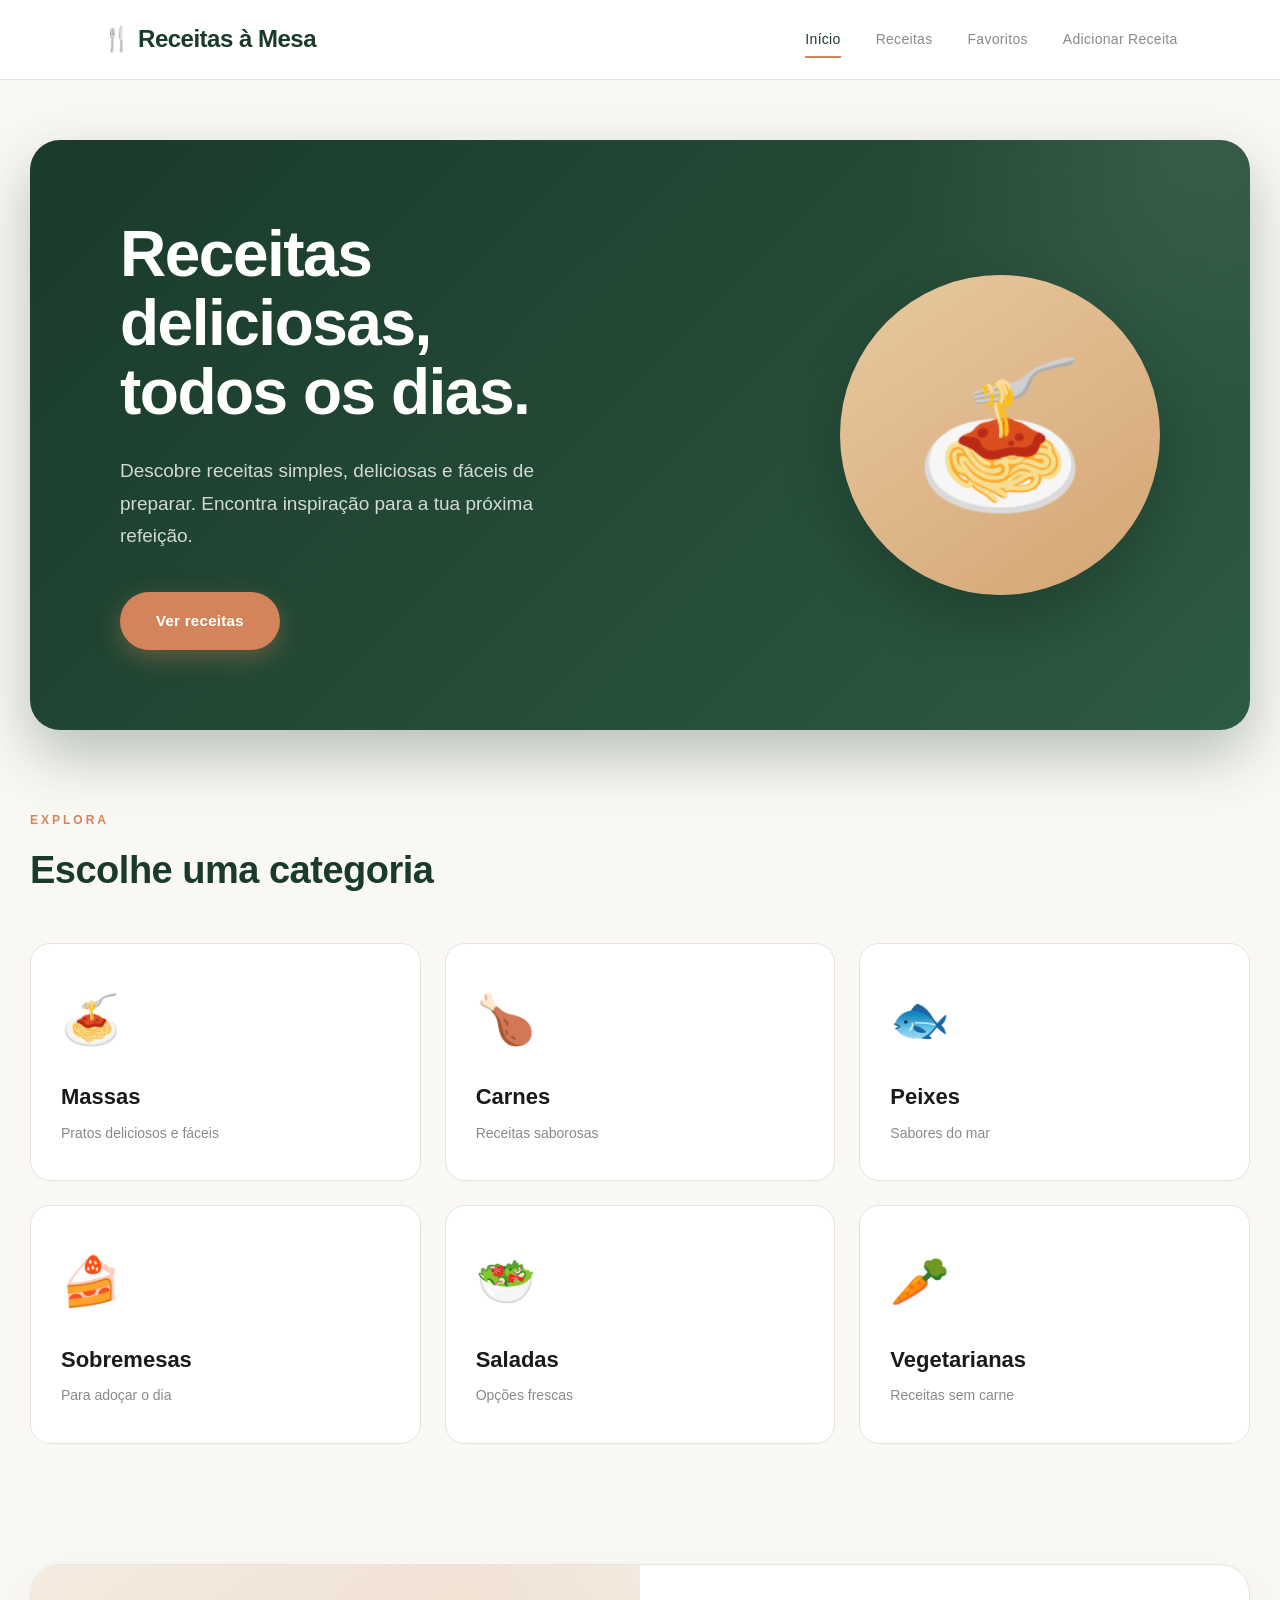
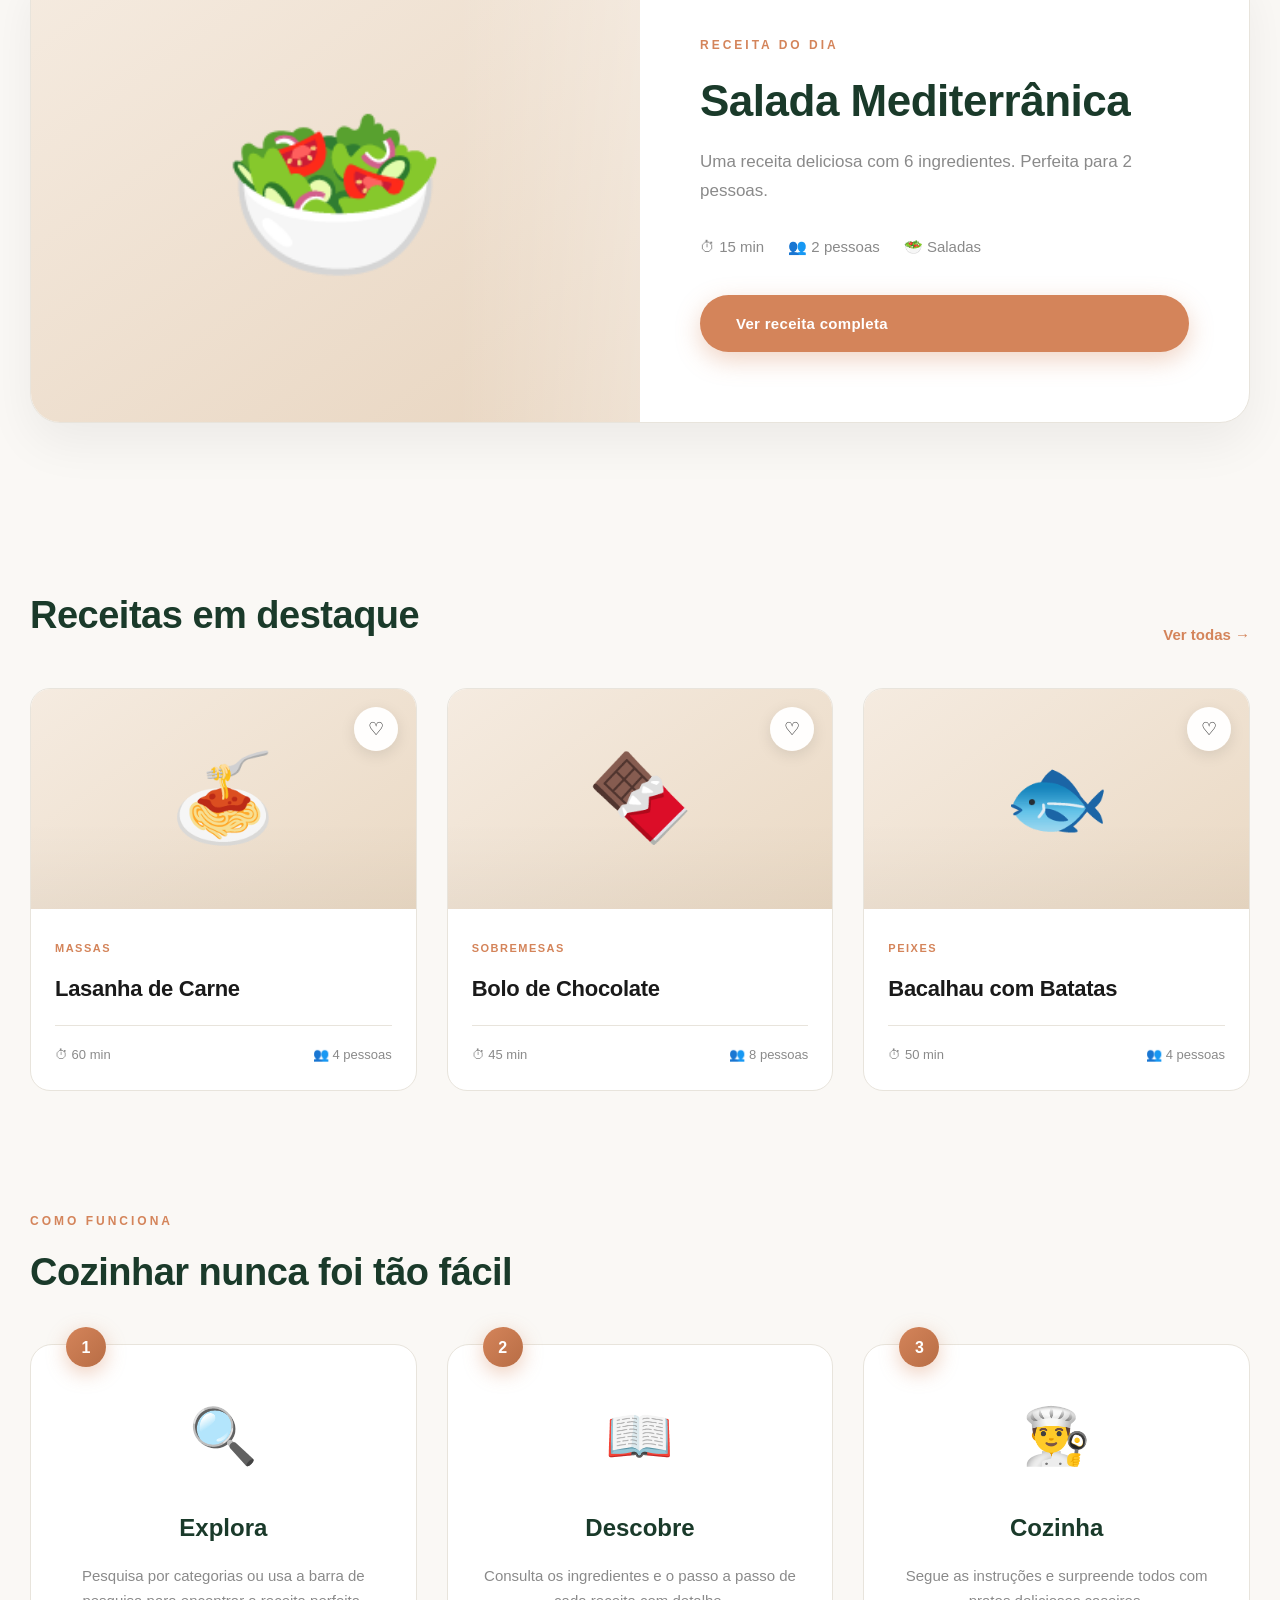
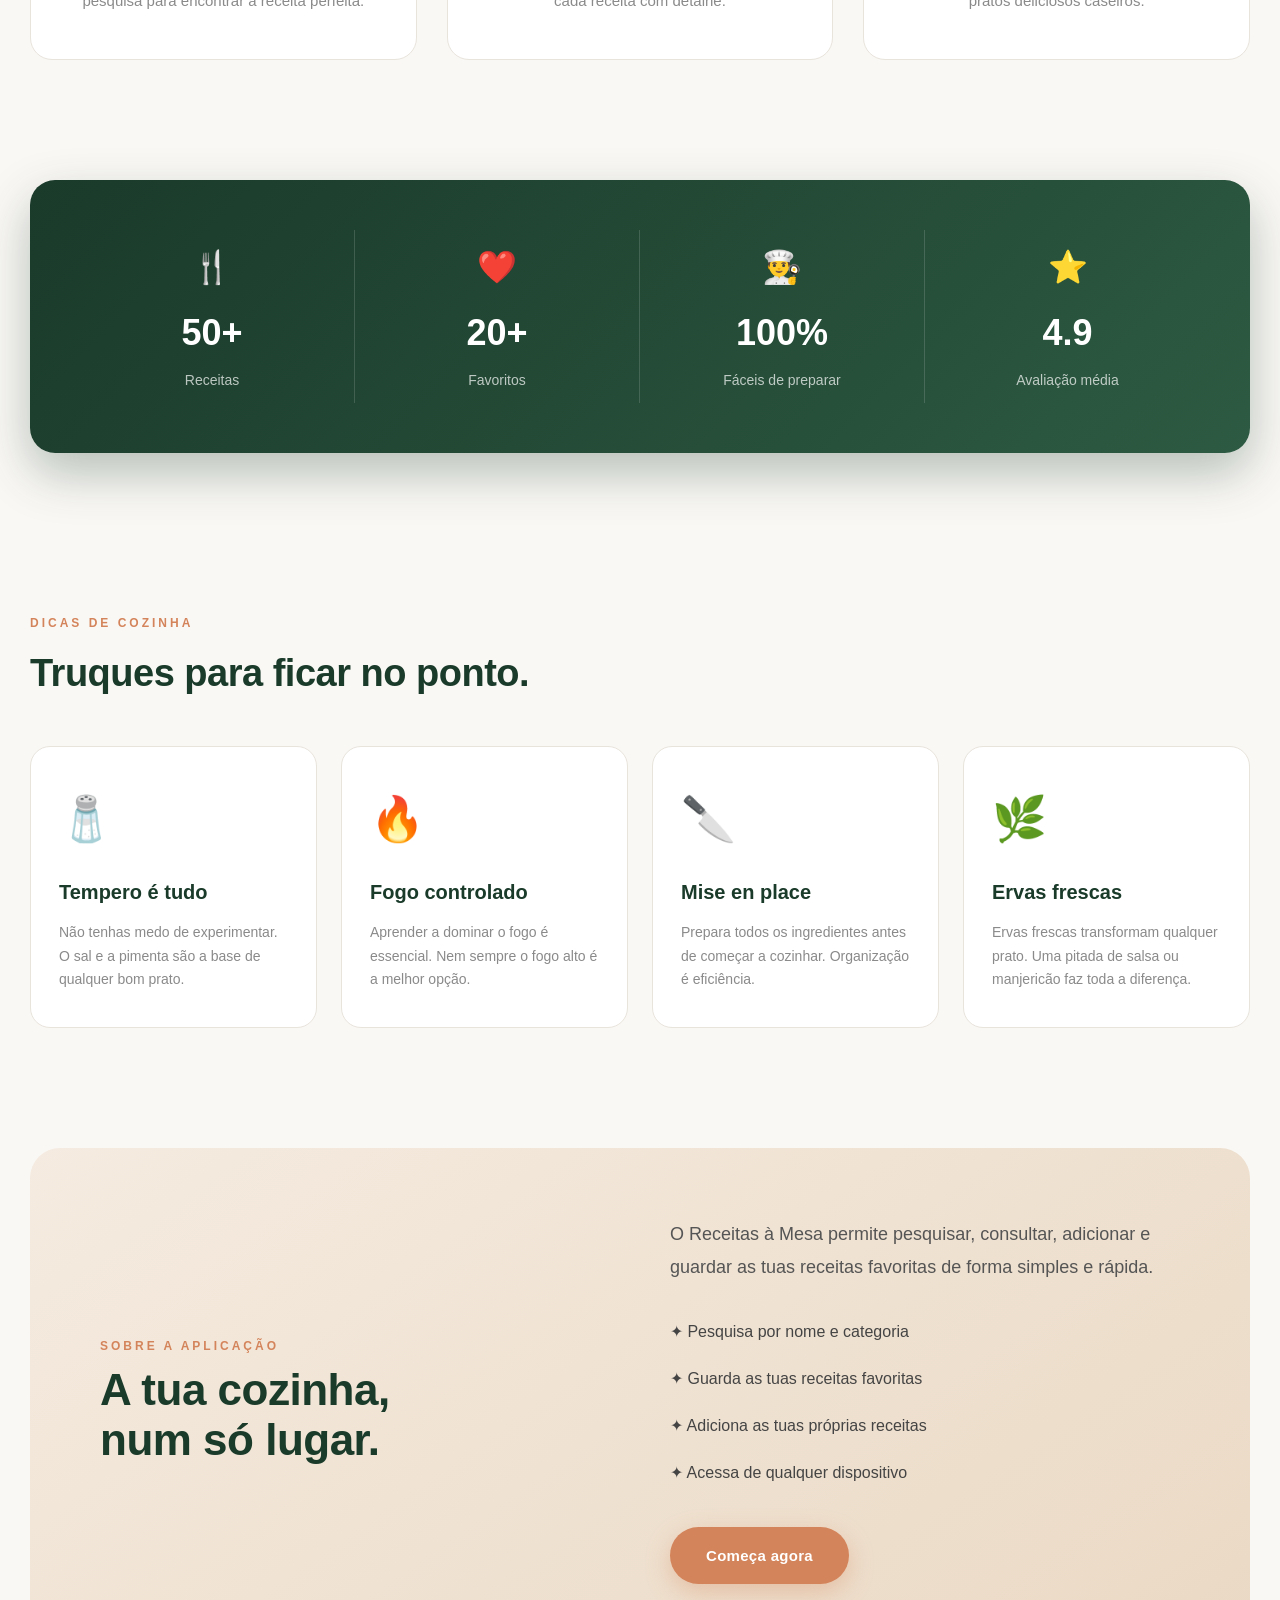
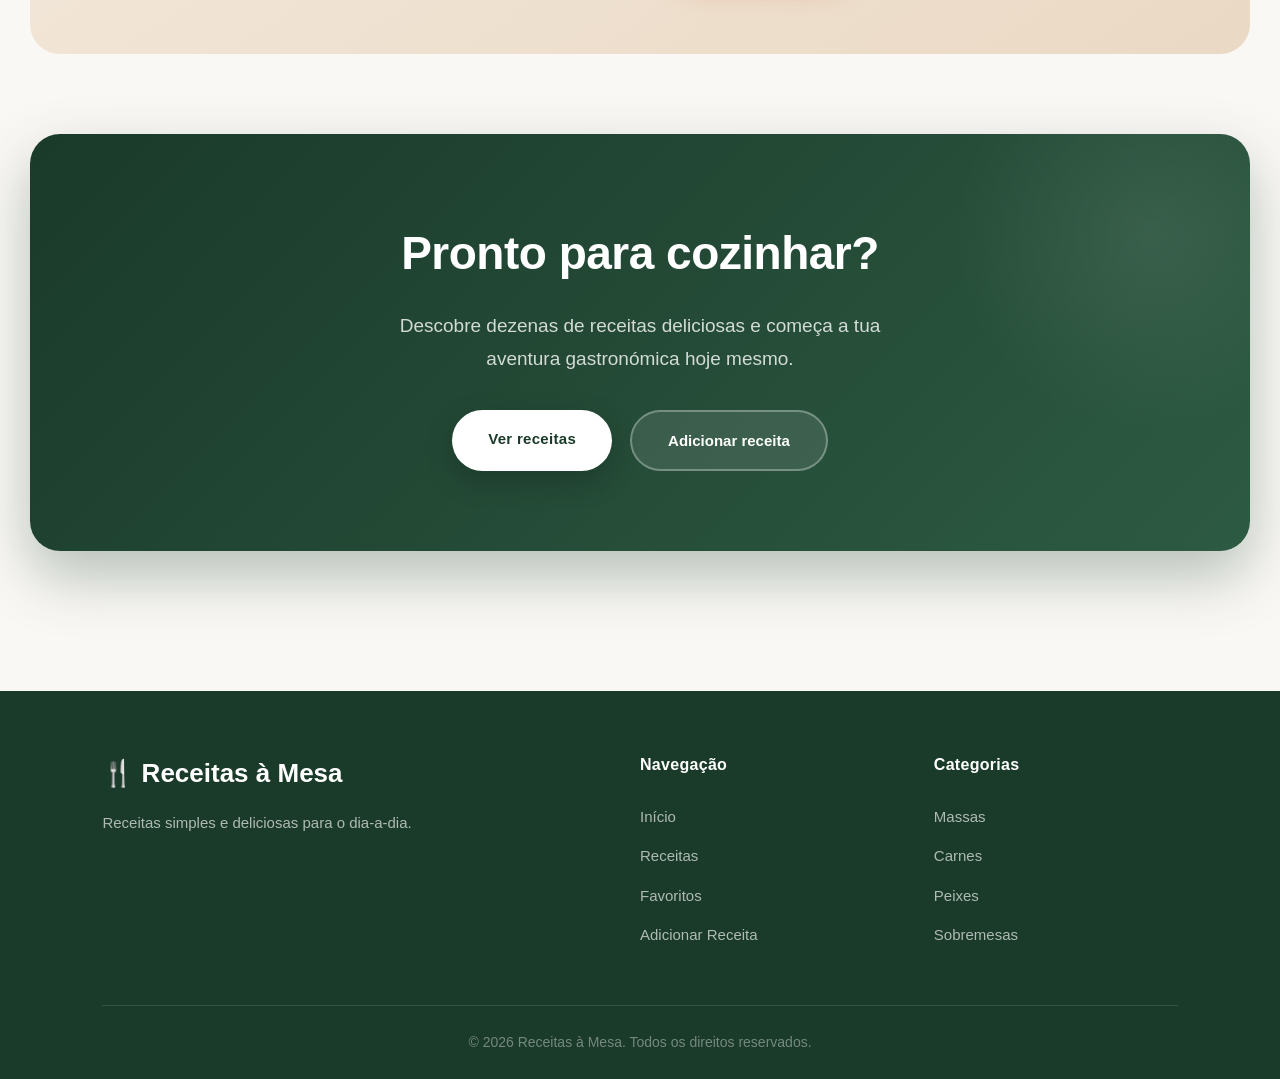
<file: Index.html>
<!DOCTYPE html>
<html lang="pt">
<head>
    <meta charset="UTF-8">
    <meta name="viewport" content="width=device-width, initial-scale=1.0">
    <title>Receitas à Mesa</title>
    <link rel="stylesheet" href="style.css">
</head>

<body>

<header>
    <div class="logo">🍴 Receitas à Mesa</div>

    <nav>
        <a href="index.html" class="ativo">Início</a>
        <a href="receitas.html">Receitas</a>
        <a href="favoritos.html">Favoritos</a>
        <a href="adicionar.html">Adicionar Receita</a>
    </nav>
</header>

<main>

    <section class="hero">
        <div class="hero-texto">
            <h1>Receitas deliciosas,<br>todos os dias.</h1>

            <p>
                Descobre receitas simples, deliciosas e fáceis de preparar.
                Encontra inspiração para a tua próxima refeição.
            </p>

            <a href="receitas.html" class="botao">
                Ver receitas
            </a>
        </div>

        <div class="hero-imagem">
            🍝
        </div>
    </section>

    <section class="categorias-home">

        <div class="titulo-secao">
            <div>
                <span class="pequeno-titulo">EXPLORA</span>
                <h2>Escolhe uma categoria</h2>
            </div>
        </div>

        <div class="categorias-home-grid">

            <a href="receitas.html" class="categoria-card">
                <div class="categoria-icon">🍝</div>
                <h3>Massas</h3>
                <p>Pratos deliciosos e fáceis</p>
            </a>

            <a href="receitas.html" class="categoria-card">
                <div class="categoria-icon">🍗</div>
                <h3>Carnes</h3>
                <p>Receitas saborosas</p>
            </a>

            <a href="receitas.html" class="categoria-card">
                <div class="categoria-icon">🐟</div>
                <h3>Peixes</h3>
                <p>Sabores do mar</p>
            </a>

            <a href="receitas.html" class="categoria-card">
                <div class="categoria-icon">🍰</div>
                <h3>Sobremesas</h3>
                <p>Para adoçar o dia</p>
            </a>

            <a href="receitas.html" class="categoria-card">
                <div class="categoria-icon">🥗</div>
                <h3>Saladas</h3>
                <p>Opções frescas</p>
            </a>

            <a href="receitas.html" class="categoria-card">
                <div class="categoria-icon">🥕</div>
                <h3>Vegetarianas</h3>
                <p>Receitas sem carne</p>
            </a>

        </div>
    </section>

    <section class="receita-dia">
        <div class="receita-dia-imagem">
            🍳
        </div>
        <div class="receita-dia-conteudo">
            <span class="pequeno-titulo">RECEITA DO DIA</span>
            <h2 id="receitaDiaNome">Lasanha de Carne</h2>
            <p id="receitaDiaDescricao">Uma lasanha clássica com camadas de massa, carne picada temperada e queijo derretido. Perfeita para reunir a família à mesa.</p>
            <div class="receita-dia-info">
                <span id="receitaDiaTempo">⏱ 60 min</span>
                <span id="receitaDiaPessoas">👥 4 pessoas</span>
                <span id="receitaDiaCategoria">🍝 Massas</span>
            </div>
            <a id="receitaDiaLink" href="receita.html?id=1" class="botao">Ver receita completa</a>
        </div>
    </section>

    <section class="secao">
        <div class="titulo-secao">
            <h2>Receitas em destaque</h2>
            <a href="receitas.html">Ver todas →</a>
        </div>

        <div id="receitasDestaque" class="grid-receitas"></div>
    </section>

    <section class="como-funciona">
        <div class="titulo-secao">
            <div>
                <span class="pequeno-titulo">COMO FUNCIONA</span>
                <h2>Cozinhar nunca foi tão fácil</h2>
            </div>
        </div>

        <div class="como-funciona-grid">

            <div class="passo-card">
                <div class="passo-numero">1</div>
                <div class="passo-icono">🔍</div>
                <h3>Explora</h3>
                <p>Pesquisa por categorias ou usa a barra de pesquisa para encontrar a receita perfeita.</p>
            </div>

            <div class="passo-card">
                <div class="passo-numero">2</div>
                <div class="passo-icono">📖</div>
                <h3>Descobre</h3>
                <p>Consulta os ingredientes e o passo a passo de cada receita com detalhe.</p>
            </div>

            <div class="passo-card">
                <div class="passo-numero">3</div>
                <div class="passo-icono">👨‍🍳</div>
                <h3>Cozinha</h3>
                <p>Segue as instruções e surpreende todos com pratos deliciosos caseiros.</p>
            </div>

        </div>
    </section>

    <section class="estatisticas">
        <div class="estatistica">
            <span>🍴</span>
            <strong>50+</strong>
            <p>Receitas</p>
        </div>
        <div class="estatistica">
            <span>❤️</span>
            <strong>20+</strong>
            <p>Favoritos</p>
        </div>
        <div class="estatistica">
            <span>👨‍🍳</span>
            <strong>100%</strong>
            <p>Fáceis de preparar</p>
        </div>
        <div class="estatistica">
            <span>⭐</span>
            <strong>4.9</strong>
            <p>Avaliação média</p>
        </div>
    </section>

    <section class="dicas-culinarias">
        <div class="titulo-secao">
            <div>
                <span class="pequeno-titulo">DICAS DE COZINHA</span>
                <h2>Truques para ficar no ponto.</h2>
            </div>
        </div>

        <div class="dicas-grid">

            <div class="dica-card">
                <div class="dica-icon">🧂</div>
                <h3>Tempero é tudo</h3>
                <p>Não tenhas medo de experimentar. O sal e a pimenta são a base de qualquer bom prato.</p>
            </div>

            <div class="dica-card">
                <div class="dica-icon">🔥</div>
                <h3>Fogo controlado</h3>
                <p>Aprender a dominar o fogo é essencial. Nem sempre o fogo alto é a melhor opção.</p>
            </div>

            <div class="dica-card">
                <div class="dica-icon">🔪</div>
                <h3>Mise en place</h3>
                <p>Prepara todos os ingredientes antes de começar a cozinhar. Organização é eficiência.</p>
            </div>

            <div class="dica-card">
                <div class="dica-icon">🌿</div>
                <h3>Ervas frescas</h3>
                <p>Ervas frescas transformam qualquer prato. Uma pitada de salsa ou manjericão faz toda a diferença.</p>
            </div>

        </div>
    </section>

    <section class="sobre">
        <div>
            <span class="pequeno-titulo">SOBRE A APLICAÇÃO</span>
            <h2>A tua cozinha,<br>num só lugar.</h2>
        </div>

        <div class="sobre-conteudo">
            <p>
                O Receitas à Mesa permite pesquisar, consultar, adicionar
                e guardar as tuas receitas favoritas de forma simples e rápida.
            </p>
            <ul class="sobre-lista">
                <li>✦ Pesquisa por nome e categoria</li>
                <li>✦ Guarda as tuas receitas favoritas</li>
                <li>✦ Adiciona as tuas próprias receitas</li>
                <li>✦ Acessa de qualquer dispositivo</li>
            </ul>
            <a href="receitas.html" class="botao">Começa agora</a>
        </div>
    </section>

    <section class="cta-final">
        <div class="cta-conteudo">
            <h2>Pronto para cozinhar?</h2>
            <p>Descobre dezenas de receitas deliciosas e começa a tua aventura gastronómica hoje mesmo.</p>
            <div class="cta-botoes">
                <a href="receitas.html" class="botao">Ver receitas</a>
                <a href="adicionar.html" class="botao-secundario">Adicionar receita</a>
            </div>
        </div>
    </section>

</main>

<footer>
    <div class="footer-conteudo">
        <div class="footer-coluna">
            <div class="footer-logo">🍴 Receitas à Mesa</div>
            <p>Receitas simples e deliciosas para o dia-a-dia.</p>
        </div>
        <div class="footer-coluna">
            <h4>Navegação</h4>
            <a href="index.html">Início</a>
            <a href="receitas.html">Receitas</a>
            <a href="favoritos.html">Favoritos</a>
            <a href="adicionar.html">Adicionar Receita</a>
        </div>
        <div class="footer-coluna">
            <h4>Categorias</h4>
            <a href="receitas.html">Massas</a>
            <a href="receitas.html">Carnes</a>
            <a href="receitas.html">Peixes</a>
            <a href="receitas.html">Sobremesas</a>
        </div>
    </div>
    <div class="footer-bottom">
        <p>© 2026 Receitas à Mesa. Todos os direitos reservados.</p>
    </div>
</footer>

<script src="script.js"></script>

</body>
</html>
</file>
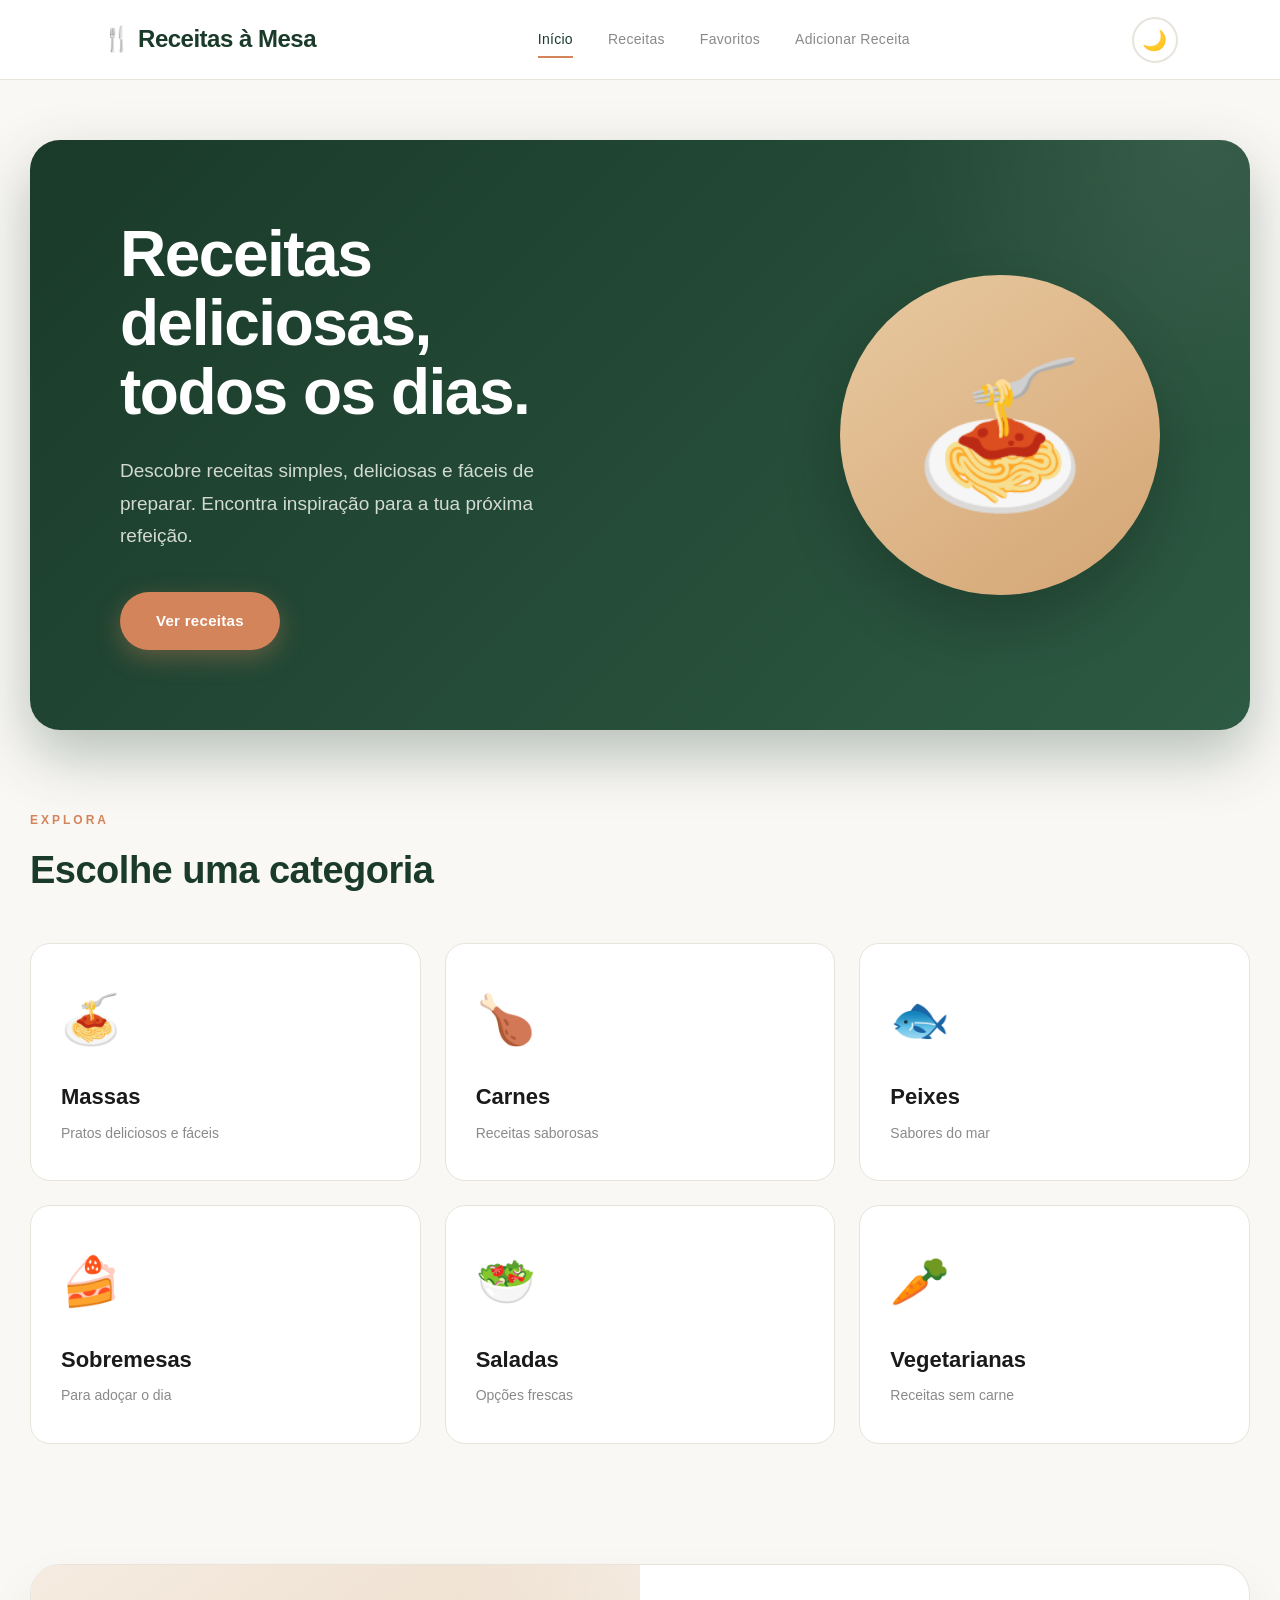
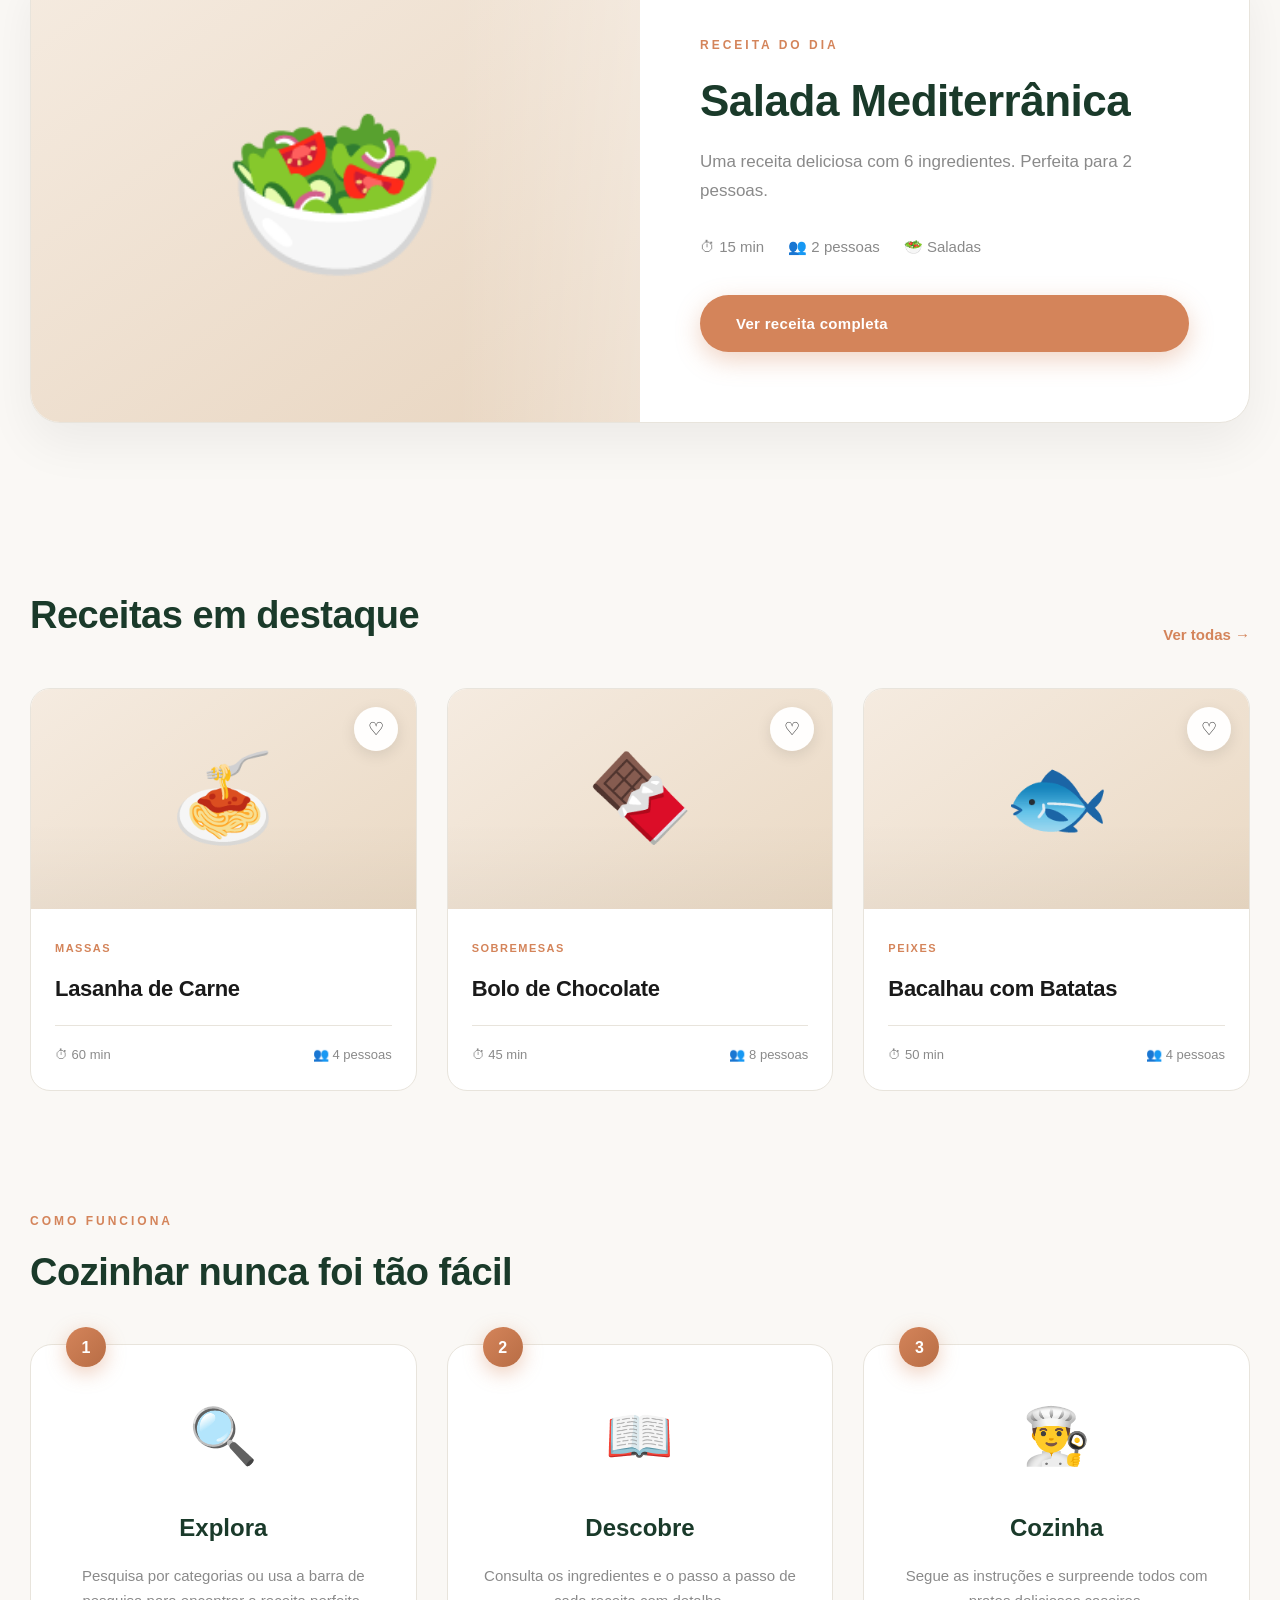
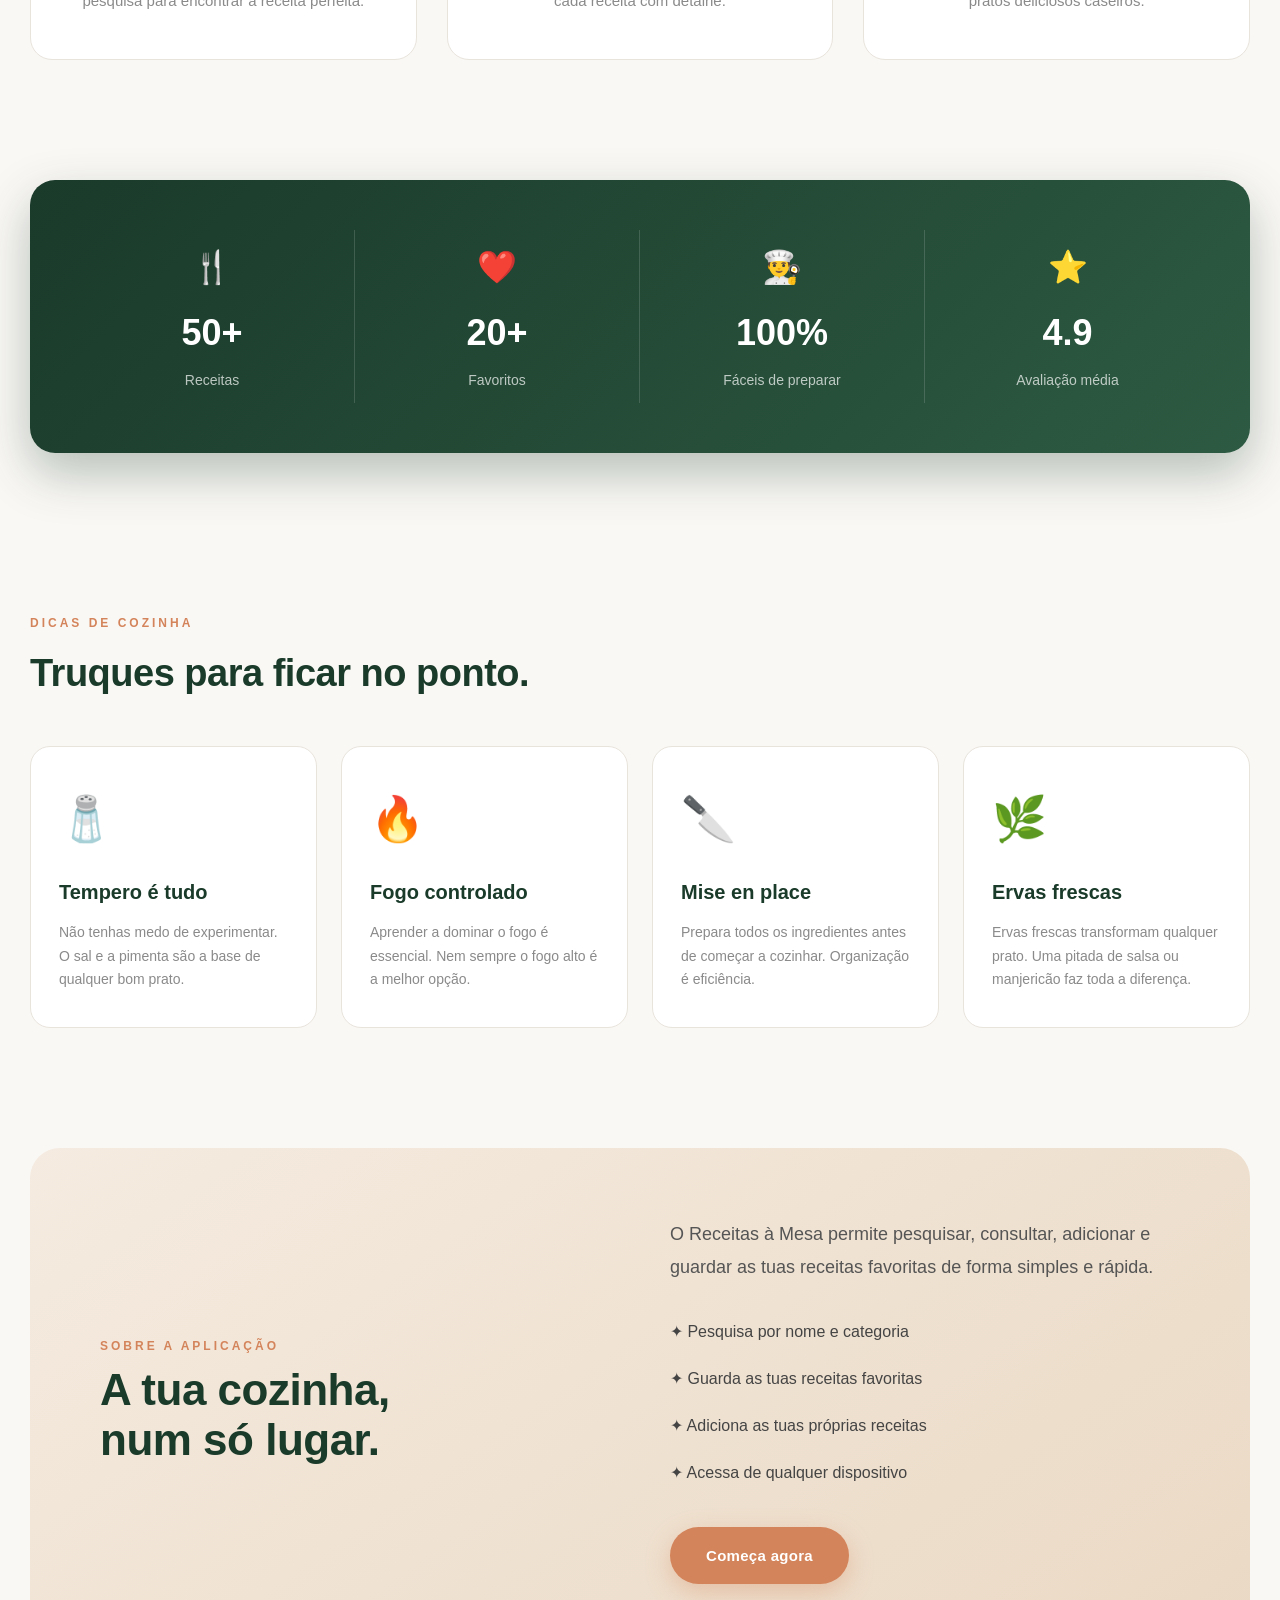
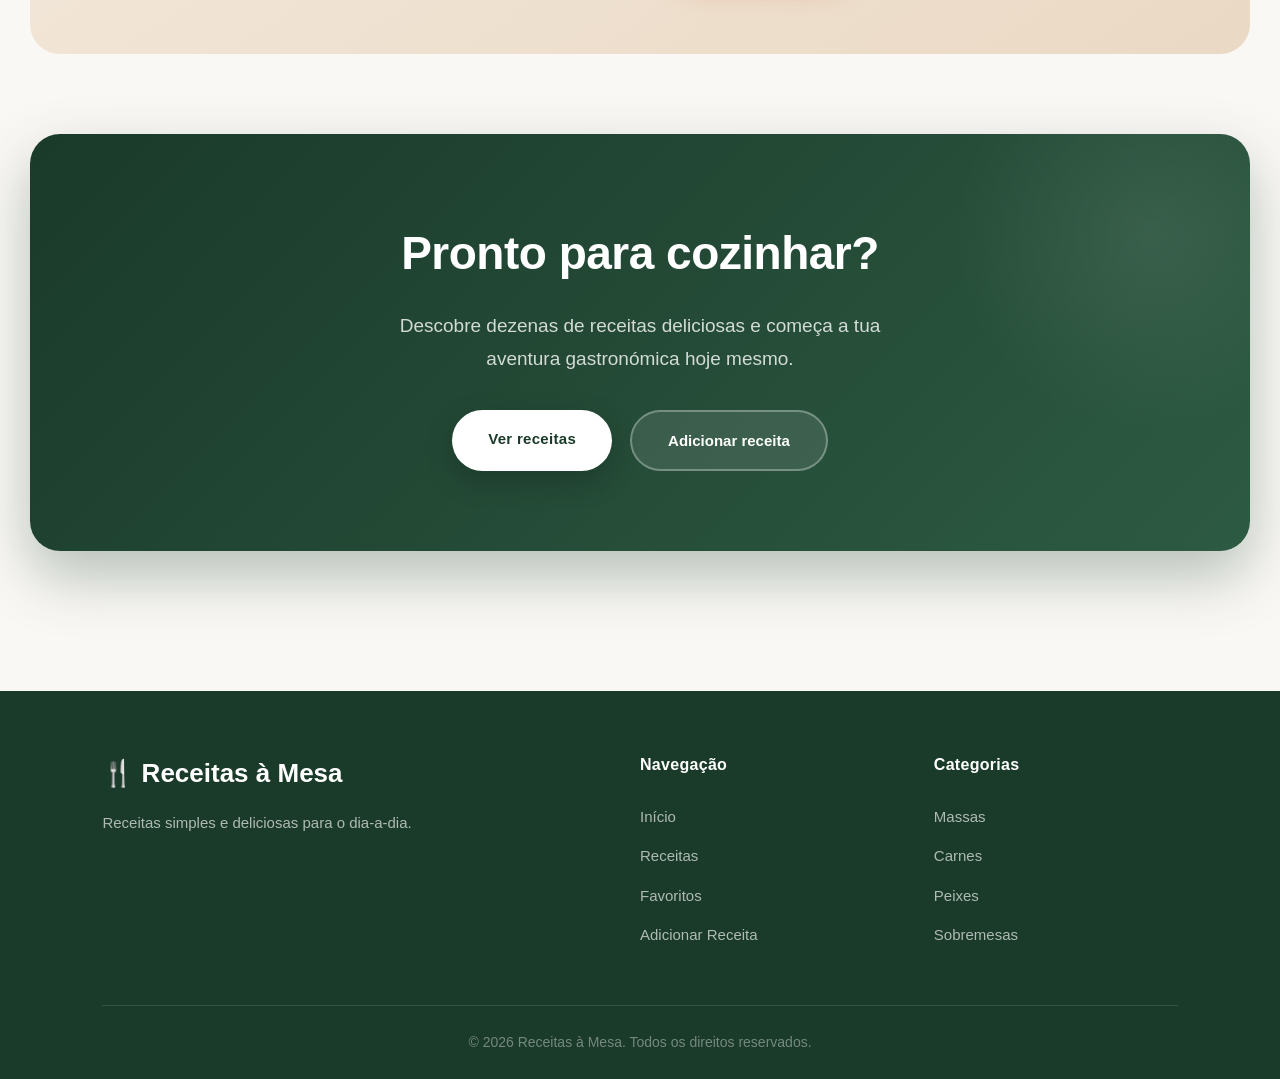
<file: index.html>
<!DOCTYPE html>
<html lang="pt">
<head>
    <meta charset="UTF-8">
    <meta name="viewport" content="width=device-width, initial-scale=1.0">
    <title>Receitas à Mesa</title>
    <link rel="stylesheet" href="style.css">
</head>

<body>

<header>
    <div class="logo">🍴 Receitas à Mesa</div>

    <nav>
        <a href="index.html" class="ativo">Início</a>
        <a href="receitas.html">Receitas</a>
        <a href="favoritos.html">Favoritos</a>
        <a href="adicionar.html">Adicionar Receita</a>
    </nav>

    <button
        id="botaoTema"
        class="botao-tema"
        type="button"
        aria-label="Ativar modo escuro"
        title="Ativar modo escuro"
    >
        🌙
    </button>
</header>

<main>

    <section class="hero">
        <div class="hero-texto">
            <h1>Receitas deliciosas,<br>todos os dias.</h1>

            <p>
                Descobre receitas simples, deliciosas e fáceis de preparar.
                Encontra inspiração para a tua próxima refeição.
            </p>

            <a href="receitas.html" class="botao">
                Ver receitas
            </a>
        </div>

        <div class="hero-imagem">
            🍝
        </div>
    </section>

    <section class="categorias-home">

        <div class="titulo-secao">
            <div>
                <span class="pequeno-titulo">EXPLORA</span>
                <h2>Escolhe uma categoria</h2>
            </div>
        </div>

        <div class="categorias-home-grid">

            <a href="receitas.html" class="categoria-card">
                <div class="categoria-icon">🍝</div>
                <h3>Massas</h3>
                <p>Pratos deliciosos e fáceis</p>
            </a>

            <a href="receitas.html" class="categoria-card">
                <div class="categoria-icon">🍗</div>
                <h3>Carnes</h3>
                <p>Receitas saborosas</p>
            </a>

            <a href="receitas.html" class="categoria-card">
                <div class="categoria-icon">🐟</div>
                <h3>Peixes</h3>
                <p>Sabores do mar</p>
            </a>

            <a href="receitas.html" class="categoria-card">
                <div class="categoria-icon">🍰</div>
                <h3>Sobremesas</h3>
                <p>Para adoçar o dia</p>
            </a>

            <a href="receitas.html" class="categoria-card">
                <div class="categoria-icon">🥗</div>
                <h3>Saladas</h3>
                <p>Opções frescas</p>
            </a>

            <a href="receitas.html" class="categoria-card">
                <div class="categoria-icon">🥕</div>
                <h3>Vegetarianas</h3>
                <p>Receitas sem carne</p>
            </a>

        </div>
    </section>

    <section class="receita-dia">
        <div class="receita-dia-imagem">
            🍳
        </div>
        <div class="receita-dia-conteudo">
            <span class="pequeno-titulo">RECEITA DO DIA</span>
            <h2 id="receitaDiaNome">Lasanha de Carne</h2>
            <p id="receitaDiaDescricao">Uma lasanha clássica com camadas de massa, carne picada temperada e queijo derretido. Perfeita para reunir a família à mesa.</p>
            <div class="receita-dia-info">
                <span id="receitaDiaTempo">⏱ 60 min</span>
                <span id="receitaDiaPessoas">👥 4 pessoas</span>
                <span id="receitaDiaCategoria">🍝 Massas</span>
            </div>
            <a id="receitaDiaLink" href="receita.html?id=1" class="botao">Ver receita completa</a>
        </div>
    </section>

    <section class="secao">
        <div class="titulo-secao">
            <h2>Receitas em destaque</h2>
            <a href="receitas.html">Ver todas →</a>
        </div>

        <div id="receitasDestaque" class="grid-receitas"></div>
    </section>

    <section class="como-funciona">
        <div class="titulo-secao">
            <div>
                <span class="pequeno-titulo">COMO FUNCIONA</span>
                <h2>Cozinhar nunca foi tão fácil</h2>
            </div>
        </div>

        <div class="como-funciona-grid">

            <div class="passo-card">
                <div class="passo-numero">1</div>
                <div class="passo-icono">🔍</div>
                <h3>Explora</h3>
                <p>Pesquisa por categorias ou usa a barra de pesquisa para encontrar a receita perfeita.</p>
            </div>

            <div class="passo-card">
                <div class="passo-numero">2</div>
                <div class="passo-icono">📖</div>
                <h3>Descobre</h3>
                <p>Consulta os ingredientes e o passo a passo de cada receita com detalhe.</p>
            </div>

            <div class="passo-card">
                <div class="passo-numero">3</div>
                <div class="passo-icono">👨‍🍳</div>
                <h3>Cozinha</h3>
                <p>Segue as instruções e surpreende todos com pratos deliciosos caseiros.</p>
            </div>

        </div>
    </section>

    <section class="estatisticas">
        <div class="estatistica">
            <span>🍴</span>
            <strong>50+</strong>
            <p>Receitas</p>
        </div>
        <div class="estatistica">
            <span>❤️</span>
            <strong>20+</strong>
            <p>Favoritos</p>
        </div>
        <div class="estatistica">
            <span>👨‍🍳</span>
            <strong>100%</strong>
            <p>Fáceis de preparar</p>
        </div>
        <div class="estatistica">
            <span>⭐</span>
            <strong>4.9</strong>
            <p>Avaliação média</p>
        </div>
    </section>

    <section class="dicas-culinarias">
        <div class="titulo-secao">
            <div>
                <span class="pequeno-titulo">DICAS DE COZINHA</span>
                <h2>Truques para ficar no ponto.</h2>
            </div>
        </div>

        <div class="dicas-grid">

            <div class="dica-card">
                <div class="dica-icon">🧂</div>
                <h3>Tempero é tudo</h3>
                <p>Não tenhas medo de experimentar. O sal e a pimenta são a base de qualquer bom prato.</p>
            </div>

            <div class="dica-card">
                <div class="dica-icon">🔥</div>
                <h3>Fogo controlado</h3>
                <p>Aprender a dominar o fogo é essencial. Nem sempre o fogo alto é a melhor opção.</p>
            </div>

            <div class="dica-card">
                <div class="dica-icon">🔪</div>
                <h3>Mise en place</h3>
                <p>Prepara todos os ingredientes antes de começar a cozinhar. Organização é eficiência.</p>
            </div>

            <div class="dica-card">
                <div class="dica-icon">🌿</div>
                <h3>Ervas frescas</h3>
                <p>Ervas frescas transformam qualquer prato. Uma pitada de salsa ou manjericão faz toda a diferença.</p>
            </div>

        </div>
    </section>

    <section class="sobre">
        <div>
            <span class="pequeno-titulo">SOBRE A APLICAÇÃO</span>
            <h2>A tua cozinha,<br>num só lugar.</h2>
        </div>

        <div class="sobre-conteudo">
            <p>
                O Receitas à Mesa permite pesquisar, consultar, adicionar
                e guardar as tuas receitas favoritas de forma simples e rápida.
            </p>
            <ul class="sobre-lista">
                <li>✦ Pesquisa por nome e categoria</li>
                <li>✦ Guarda as tuas receitas favoritas</li>
                <li>✦ Adiciona as tuas próprias receitas</li>
                <li>✦ Acessa de qualquer dispositivo</li>
            </ul>
            <a href="receitas.html" class="botao">Começa agora</a>
        </div>
    </section>

    <section class="cta-final">
        <div class="cta-conteudo">
            <h2>Pronto para cozinhar?</h2>
            <p>Descobre dezenas de receitas deliciosas e começa a tua aventura gastronómica hoje mesmo.</p>
            <div class="cta-botoes">
                <a href="receitas.html" class="botao">Ver receitas</a>
                <a href="adicionar.html" class="botao-secundario">Adicionar receita</a>
            </div>
        </div>
    </section>

</main>

<footer>
    <div class="footer-conteudo">
        <div class="footer-coluna">
            <div class="footer-logo">🍴 Receitas à Mesa</div>
            <p>Receitas simples e deliciosas para o dia-a-dia.</p>
        </div>
        <div class="footer-coluna">
            <h4>Navegação</h4>
            <a href="index.html">Início</a>
            <a href="receitas.html">Receitas</a>
            <a href="favoritos.html">Favoritos</a>
            <a href="adicionar.html">Adicionar Receita</a>
        </div>
        <div class="footer-coluna">
            <h4>Categorias</h4>
            <a href="receitas.html">Massas</a>
            <a href="receitas.html">Carnes</a>
            <a href="receitas.html">Peixes</a>
            <a href="receitas.html">Sobremesas</a>
        </div>
    </div>
    <div class="footer-bottom">
        <p>© 2026 Receitas à Mesa. Todos os direitos reservados.</p>
    </div>
</footer>

<script src="script.js"></script>

</body>
</html>
</file>
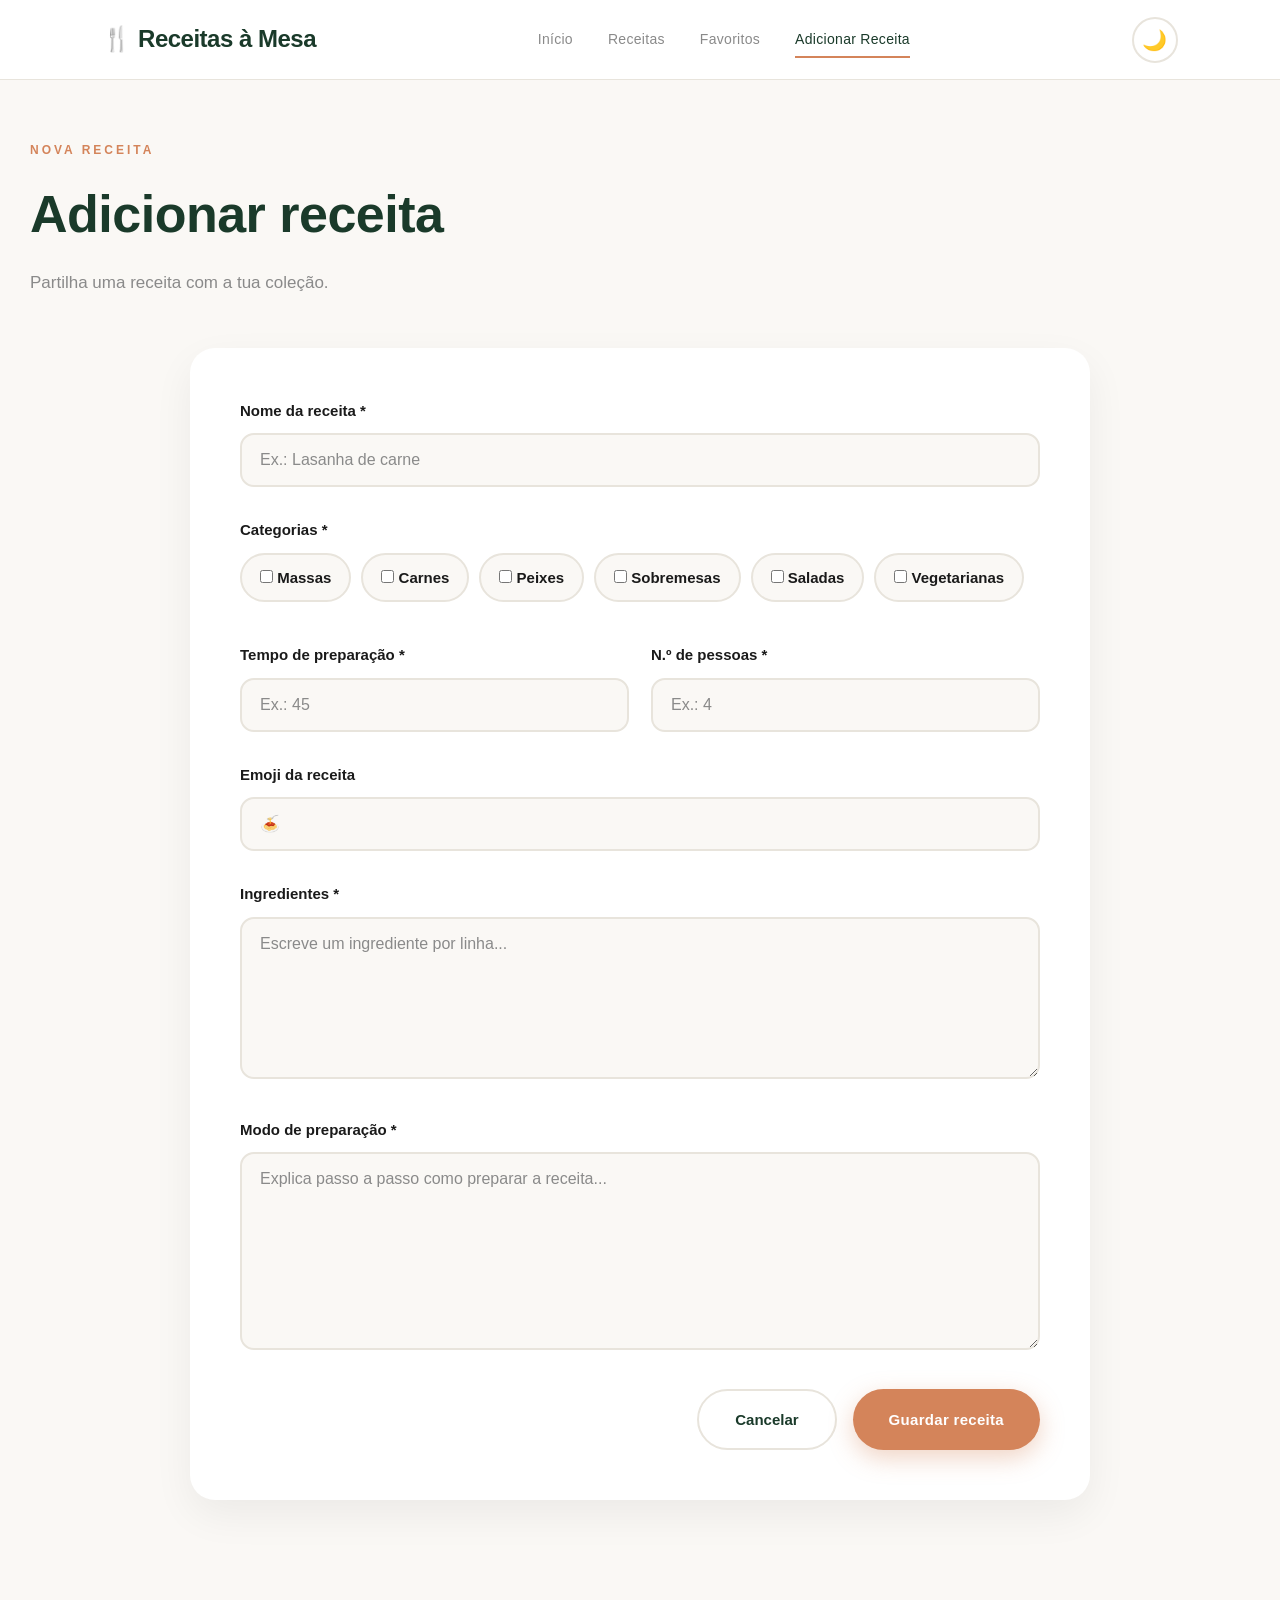
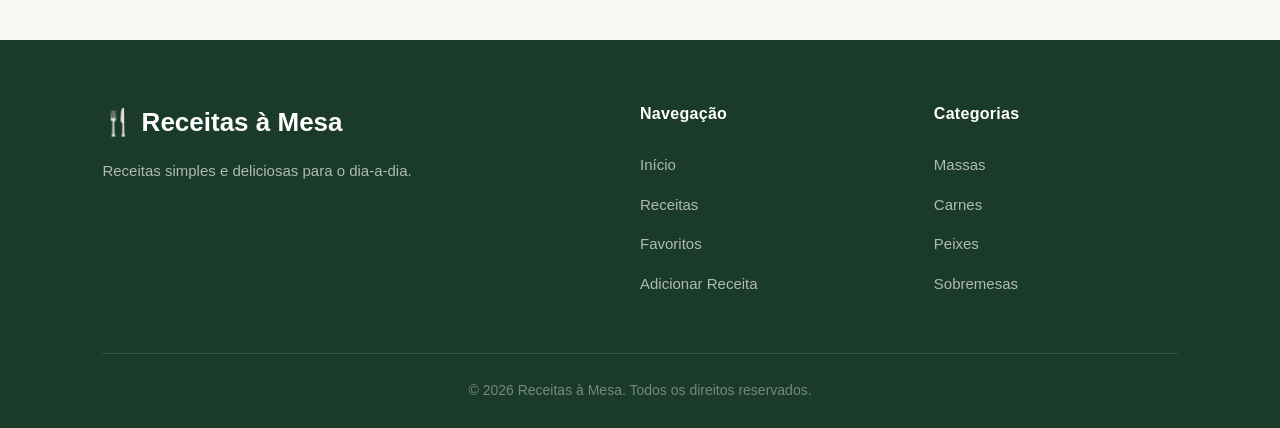
<file: adicionar.html>
<!DOCTYPE html>
<html lang="pt">
<head>
    <meta charset="UTF-8">
    <meta name="viewport" content="width=device-width, initial-scale=1.0">
    <title>Adicionar Receita - Receitas à Mesa</title>
    <link rel="stylesheet" href="style.css">
</head>

<body>

<header>
    <div class="logo">🍴 Receitas à Mesa</div>

    <nav>
        <a href="index.html">Início</a>
        <a href="receitas.html">Receitas</a>
        <a href="favoritos.html">Favoritos</a>
        <a href="adicionar.html" class="ativo">Adicionar Receita</a>
    </nav>

    <button
        id="botaoTema"
        class="botao-tema"
        type="button"
        aria-label="Ativar modo escuro"
        title="Ativar modo escuro"
    >
        🌙
    </button>
</header>

<main>

    <section class="pagina-topo">
        <span id="formPequenoTitulo" class="pequeno-titulo">NOVA RECEITA</span>
        <h1 id="formTitulo">Adicionar receita</h1>
        <p>Partilha uma receita com a tua coleção.</p>
    </section>

    <section class="formulario-container">

        <form id="formReceita">

            <div class="campo">
                <label for="nome">Nome da receita *</label>
                <input
                    type="text"
                    id="nome"
                    placeholder="Ex.: Lasanha de carne"
                    required
                >
            </div>

            <div class="campo">
                <label>Categorias *</label>

                    <div id="categorias" class="categorias-multiplas">

                        <label class="categoria-check">
                            <input type="checkbox" value="Massas"> Massas
                        </label>

                        <label class="categoria-check">
                            <input type="checkbox" value="Carnes"> Carnes
                        </label>

                        <label class="categoria-check">
                            <input type="checkbox" value="Peixes"> Peixes
                        </label>

                        <label class="categoria-check">
                            <input type="checkbox" value="Sobremesas"> Sobremesas
                        </label>

                        <label class="categoria-check">
                            <input type="checkbox" value="Saladas"> Saladas
                        </label>

                        <label class="categoria-check">
                            <input type="checkbox" value="Vegetarianas"> Vegetarianas
                        </label>

                    </div>
                </div>

            <div class="linha">

                <div class="campo">
                    <label for="tempo">Tempo de preparação *</label>

                    <input
                        type="number"
                        id="tempo"
                        min="1"
                        placeholder="Ex.: 45"
                        required
                    >
                </div>

                <div class="campo">
                    <label for="pessoas">N.º de pessoas *</label>

                    <input
                        type="number"
                        id="pessoas"
                        min="1"
                        placeholder="Ex.: 4"
                        required
                    >
                </div>

            </div>

            <div class="campo">
                <label for="imagem">Emoji da receita</label>

                <input
                    type="text"
                    id="imagem"
                    maxlength="4"
                    placeholder="🍝"
                >
            </div>

            <div class="campo">
                <label for="ingredientes">
                    Ingredientes *
                </label>

                <textarea
                    id="ingredientes"
                    rows="7"
                    placeholder="Escreve um ingrediente por linha..."
                    required
                ></textarea>
            </div>

            <div class="campo">
                <label for="preparacao">
                    Modo de preparação *
                </label>

                <textarea
                    id="preparacao"
                    rows="9"
                    placeholder="Explica passo a passo como preparar a receita..."
                    required
                ></textarea>
            </div>

            <div class="botoes-formulario">
                <a href="receitas.html" class="botao-secundario">
                    Cancelar
                </a>

                <button
                    id="formBotaoGuardar"
                    type="submit"
                    class="botao"
                >
                    Guardar receita
                </button>
            </div>

        </form>

    </section>

</main>

<footer>
    <div class="footer-conteudo">
        <div class="footer-coluna">
            <div class="footer-logo">🍴 Receitas à Mesa</div>
            <p>Receitas simples e deliciosas para o dia-a-dia.</p>
        </div>
        <div class="footer-coluna">
            <h4>Navegação</h4>
            <a href="index.html">Início</a>
            <a href="receitas.html">Receitas</a>
            <a href="favoritos.html">Favoritos</a>
            <a href="adicionar.html">Adicionar Receita</a>
        </div>
        <div class="footer-coluna">
            <h4>Categorias</h4>
            <a href="receitas.html">Massas</a>
            <a href="receitas.html">Carnes</a>
            <a href="receitas.html">Peixes</a>
            <a href="receitas.html">Sobremesas</a>
        </div>
    </div>
    <div class="footer-bottom">
        <p>© 2026 Receitas à Mesa. Todos os direitos reservados.</p>
    </div>
</footer>

<script src="script.js"></script>

</body>
</html>
</file>
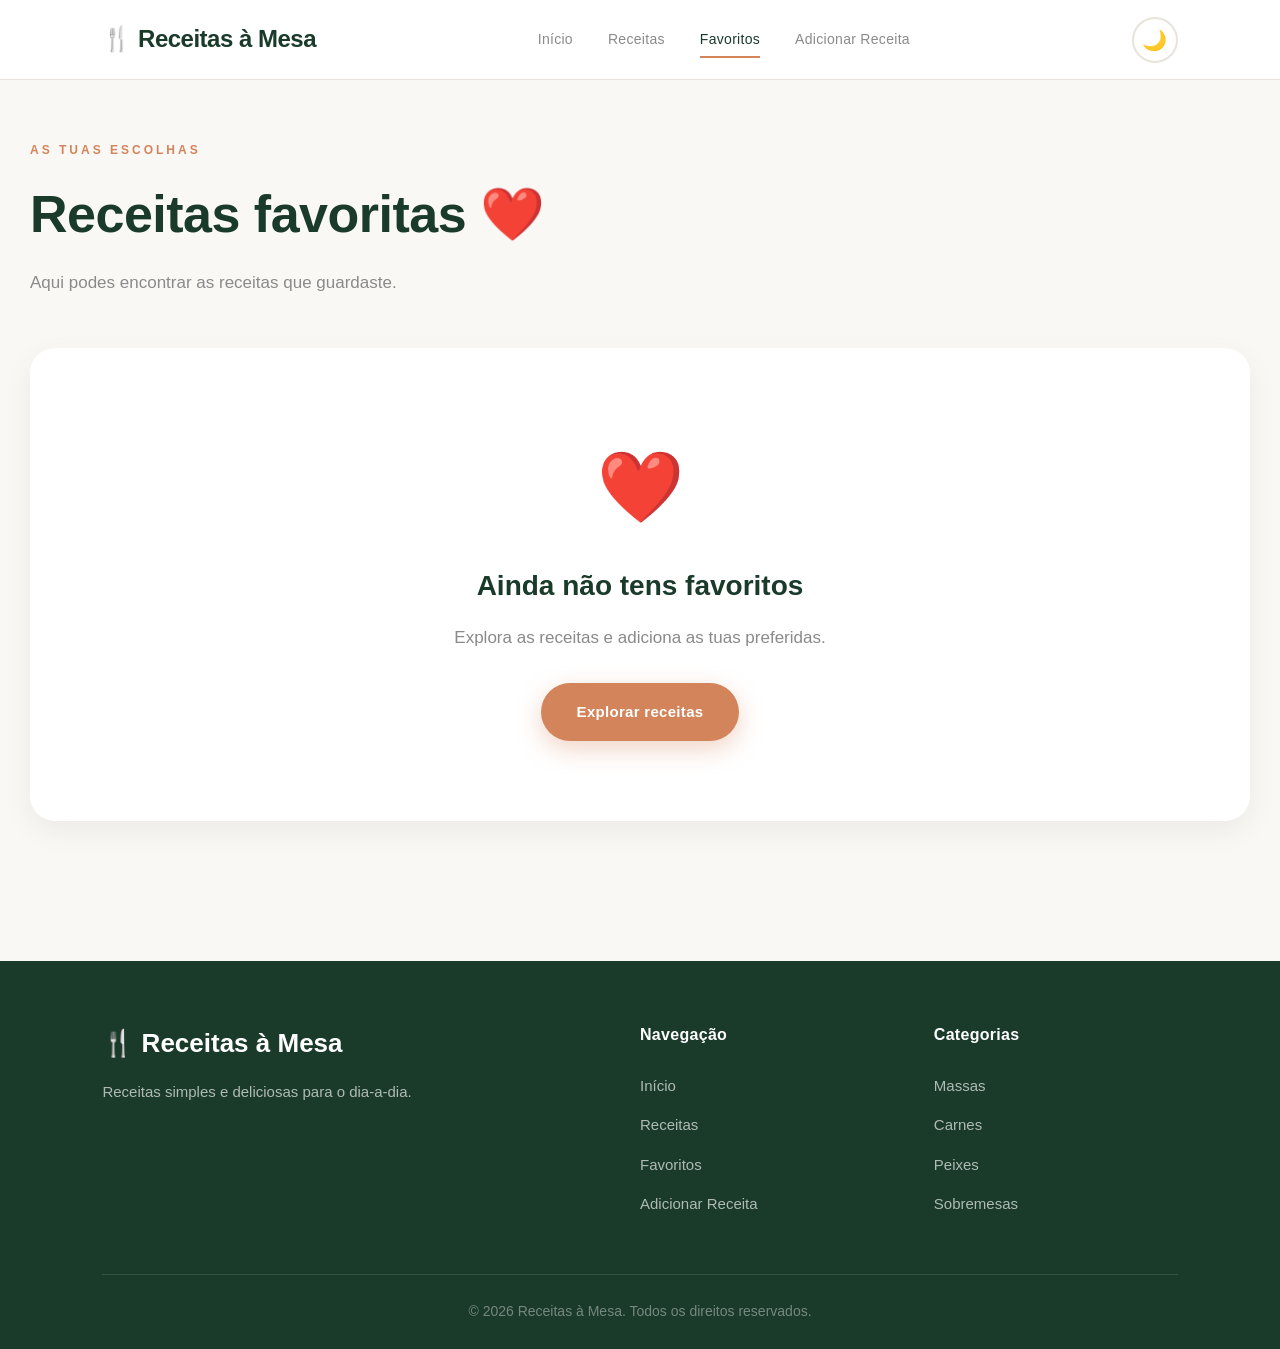
<file: favoritos.html>
<!DOCTYPE html>
<html lang="pt">
<head>
    <meta charset="UTF-8">
    <meta name="viewport" content="width=device-width, initial-scale=1.0">
    <title>Favoritos - Receitas à Mesa</title>
    <link rel="stylesheet" href="style.css">
</head>

<body>

<header>
    <div class="logo">🍴 Receitas à Mesa</div>

    <nav>
        <a href="index.html">Início</a>
        <a href="receitas.html">Receitas</a>
        <a href="favoritos.html" class="ativo">Favoritos</a>
        <a href="adicionar.html">Adicionar Receita</a>
    </nav>

    <button
        id="botaoTema"
        class="botao-tema"
        type="button"
        aria-label="Ativar modo escuro"
        title="Ativar modo escuro"
    >
        🌙
    </button>
</header>

<main>

    <section class="pagina-topo">
        <span class="pequeno-titulo">AS TUAS ESCOLHAS</span>
        <h1>Receitas favoritas ❤️</h1>
        <p>Aqui podes encontrar as receitas que guardaste.</p>
    </section>

    <section>

        <div id="listaFavoritos" class="grid-receitas"></div>

        <div id="semFavoritos" class="mensagem-vazia">
            <div>❤️</div>

            <h2>Ainda não tens favoritos</h2>

            <p>
                Explora as receitas e adiciona as tuas preferidas.
            </p>

            <a href="receitas.html" class="botao">
                Explorar receitas
            </a>
        </div>

    </section>

</main>

<footer>
    <div class="footer-conteudo">
        <div class="footer-coluna">
            <div class="footer-logo">🍴 Receitas à Mesa</div>
            <p>Receitas simples e deliciosas para o dia-a-dia.</p>
        </div>
        <div class="footer-coluna">
            <h4>Navegação</h4>
            <a href="index.html">Início</a>
            <a href="receitas.html">Receitas</a>
            <a href="favoritos.html">Favoritos</a>
            <a href="adicionar.html">Adicionar Receita</a>
        </div>
        <div class="footer-coluna">
            <h4>Categorias</h4>
            <a href="receitas.html">Massas</a>
            <a href="receitas.html">Carnes</a>
            <a href="receitas.html">Peixes</a>
            <a href="receitas.html">Sobremesas</a>
        </div>
    </div>
    <div class="footer-bottom">
        <p>© 2026 Receitas à Mesa. Todos os direitos reservados.</p>
    </div>
</footer>

<script src="script.js"></script>

</body>
</html>
</file>
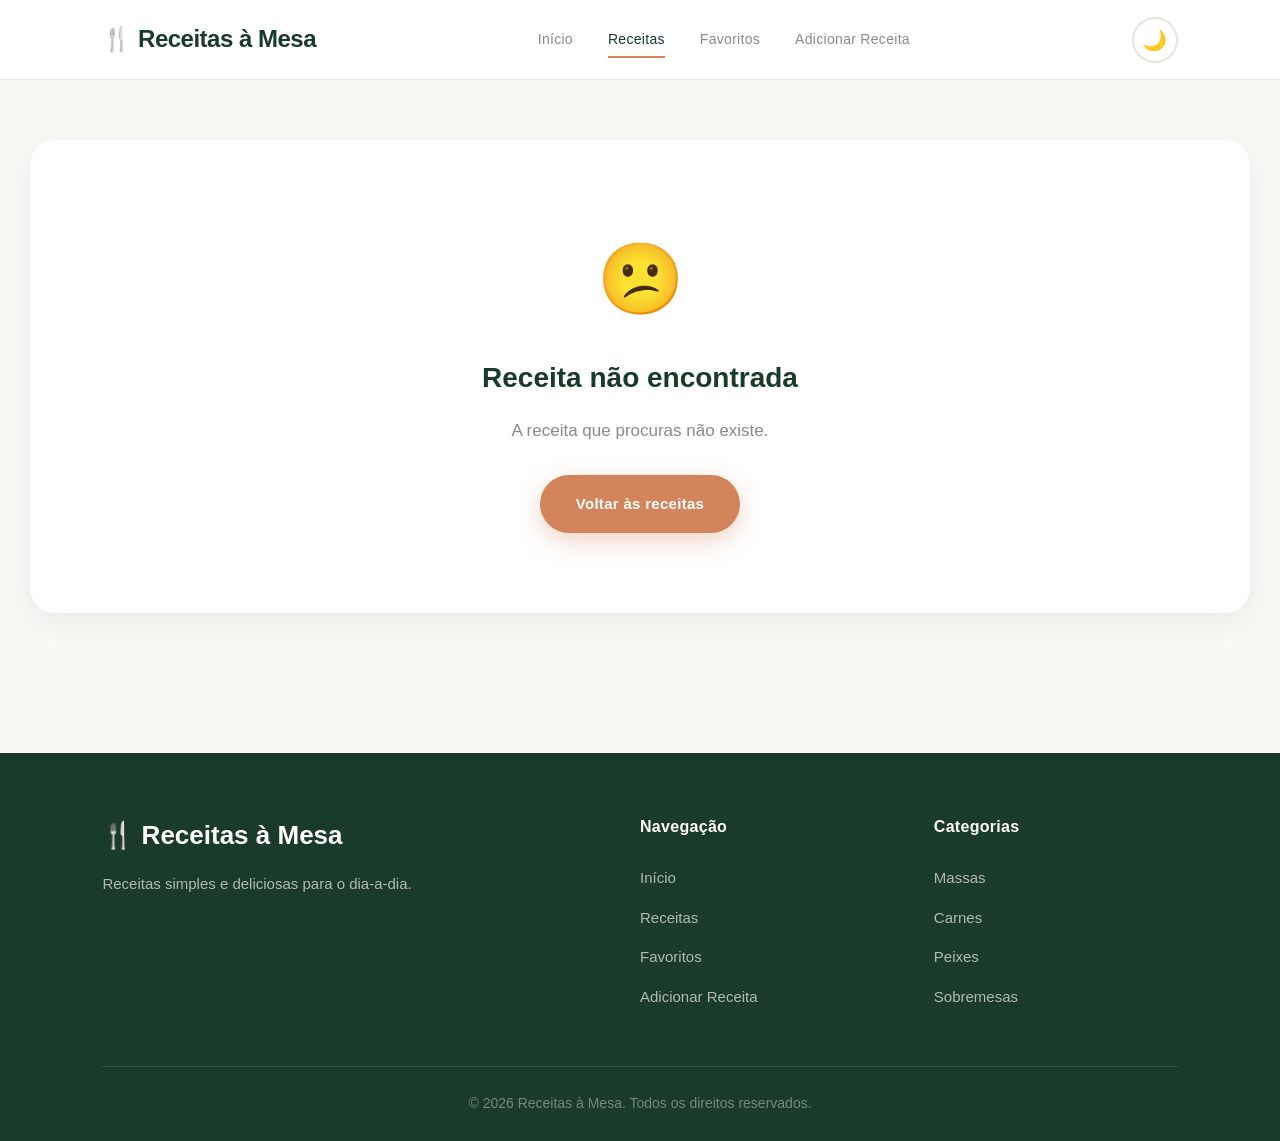
<file: receita.html>
<!DOCTYPE html>
<html lang="pt">
<head>
    <meta charset="UTF-8">
    <meta name="viewport" content="width=device-width, initial-scale=1.0">
    <title>Receita - Receitas à Mesa</title>
    <link rel="stylesheet" href="style.css">
</head>

<body>

<header>
    <div class="logo">🍴 Receitas à Mesa</div>

    <nav>
        <a href="index.html">Início</a>
        <a href="receitas.html" class="ativo">Receitas</a>
        <a href="favoritos.html">Favoritos</a>
        <a href="adicionar.html">Adicionar Receita</a>
    </nav>

    <button
        id="botaoTema"
        class="botao-tema"
        type="button"
        aria-label="Ativar modo escuro"
        title="Ativar modo escuro"
    >
        🌙
    </button>
</header>

<main>

    <div id="detalhesReceita"></div>

</main>

<footer>
    <div class="footer-conteudo">
        <div class="footer-coluna">
            <div class="footer-logo">🍴 Receitas à Mesa</div>
            <p>Receitas simples e deliciosas para o dia-a-dia.</p>
        </div>
        <div class="footer-coluna">
            <h4>Navegação</h4>
            <a href="index.html">Início</a>
            <a href="receitas.html">Receitas</a>
            <a href="favoritos.html">Favoritos</a>
            <a href="adicionar.html">Adicionar Receita</a>
        </div>
        <div class="footer-coluna">
            <h4>Categorias</h4>
            <a href="receitas.html">Massas</a>
            <a href="receitas.html">Carnes</a>
            <a href="receitas.html">Peixes</a>
            <a href="receitas.html">Sobremesas</a>
        </div>
    </div>
    <div class="footer-bottom">
        <p>© 2026 Receitas à Mesa. Todos os direitos reservados.</p>
    </div>
</footer>

<script src="script.js"></script>

</body>
</html>
</file>
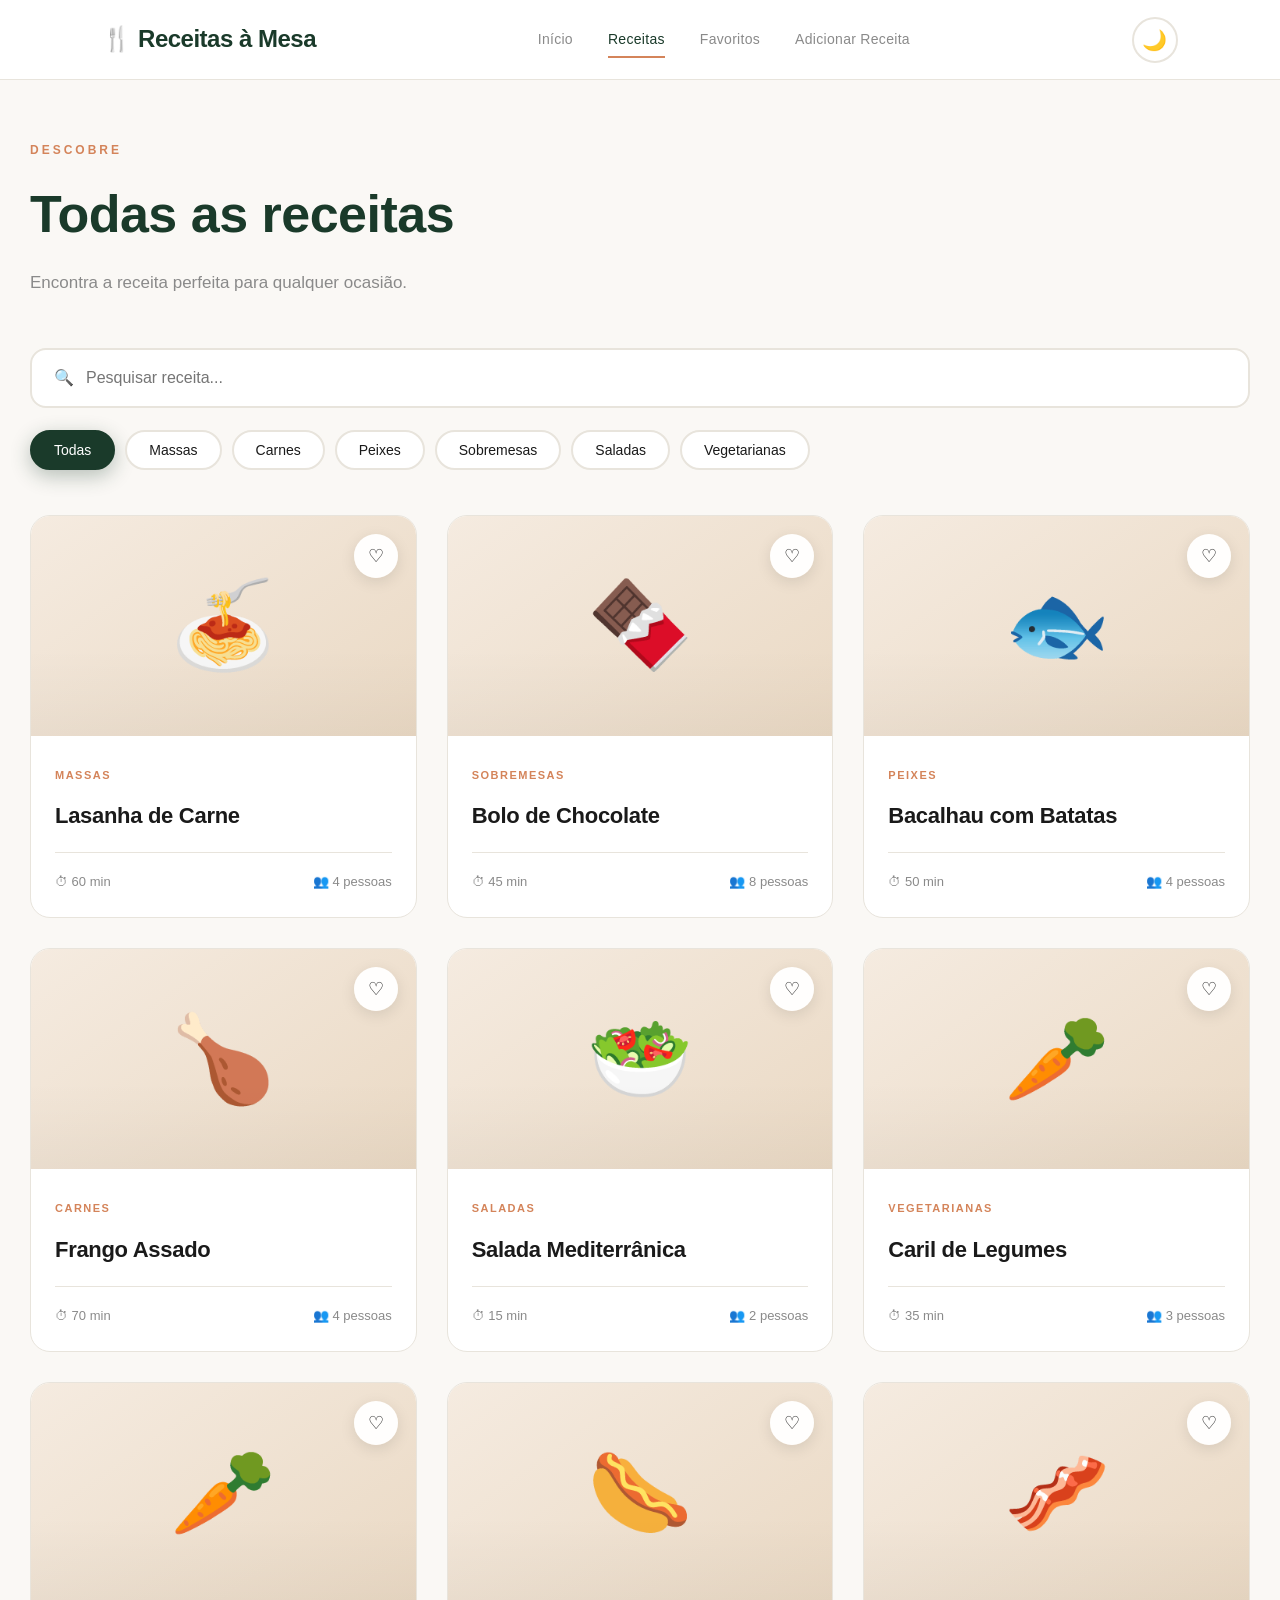
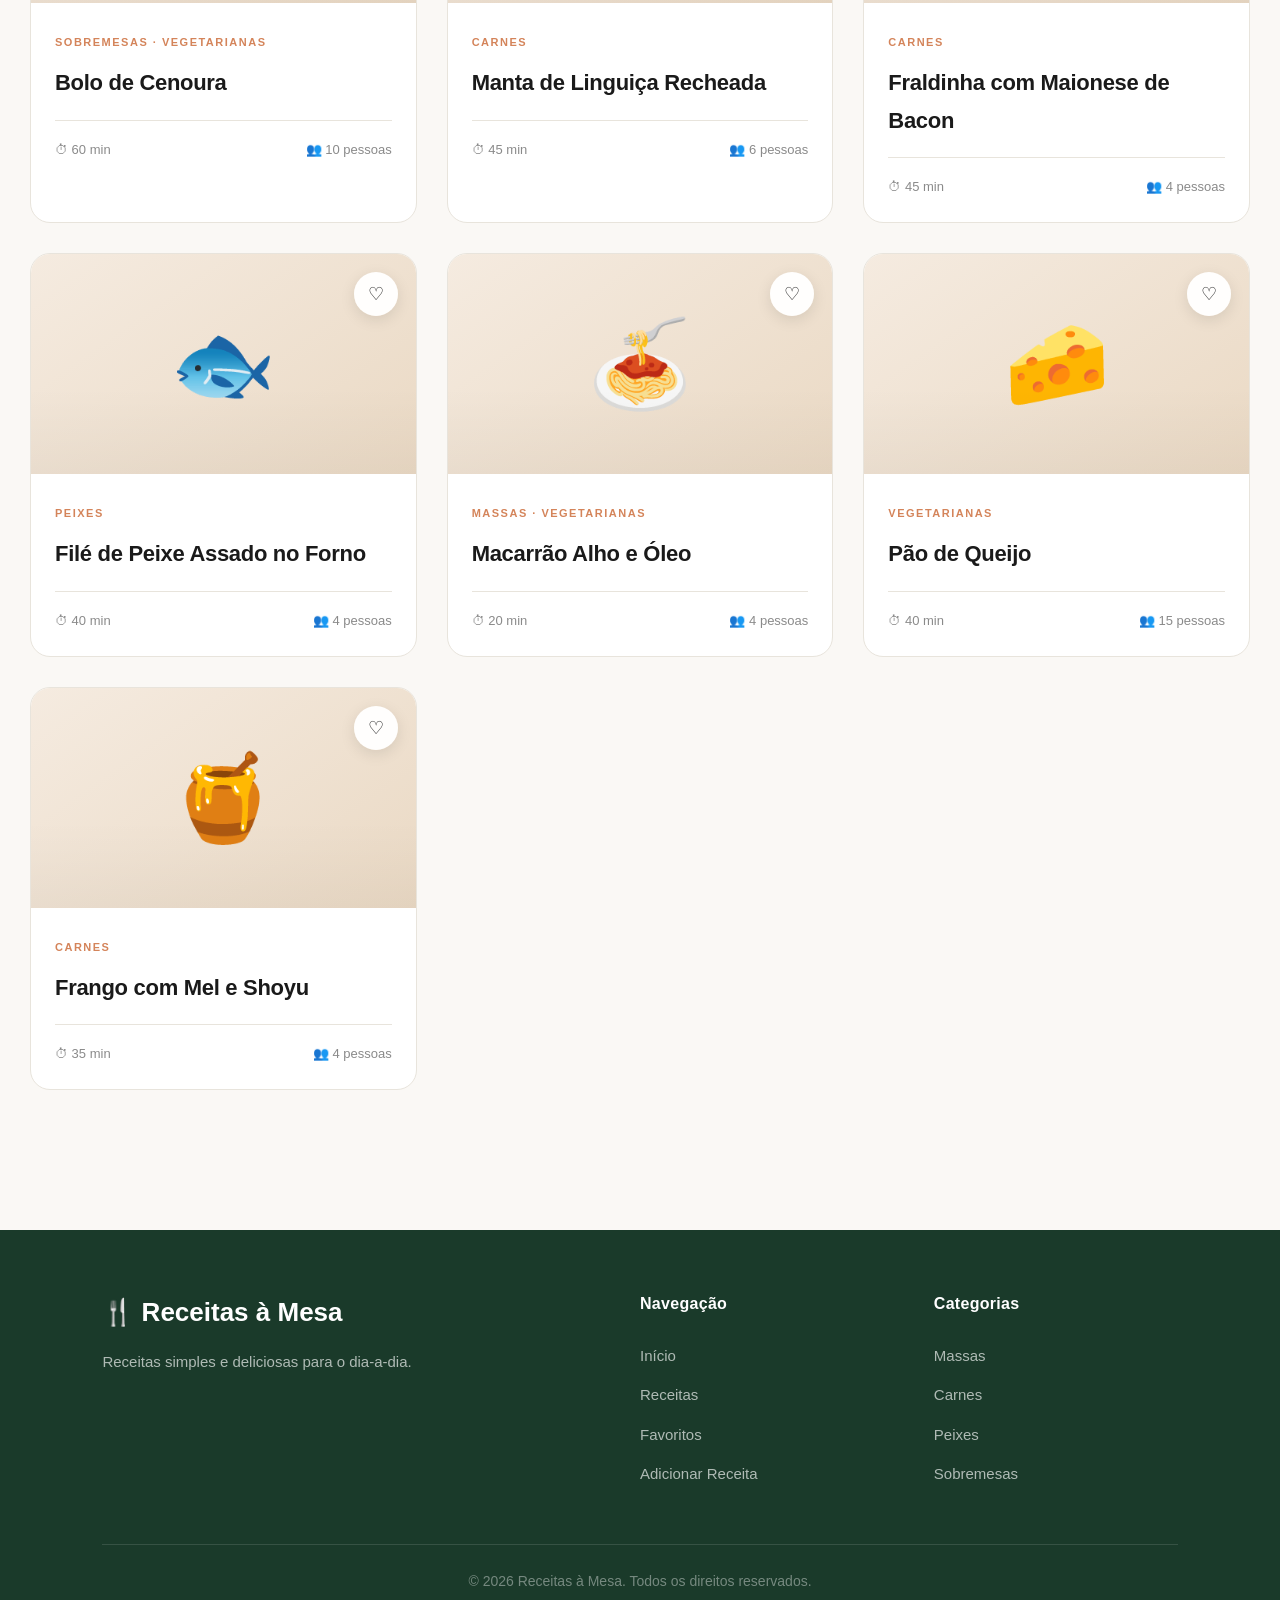
<file: receitas.html>
<!DOCTYPE html>
<html lang="pt">
<head>
    <meta charset="UTF-8">
    <meta name="viewport" content="width=device-width, initial-scale=1.0">
    <title>Receitas - Receitas à Mesa</title>
    <link rel="stylesheet" href="style.css">
</head>

<body>

<header>
    <div class="logo">🍴 Receitas à Mesa</div>

    <nav>
        <a href="index.html">Início</a>
        <a href="receitas.html" class="ativo">Receitas</a>
        <a href="favoritos.html">Favoritos</a>
        <a href="adicionar.html">Adicionar Receita</a>
    </nav>

    <button
        id="botaoTema"
        class="botao-tema"
        type="button"
        aria-label="Ativar modo escuro"
        title="Ativar modo escuro"
    >
        🌙
    </button>
</header>

<main>

    <section class="pagina-topo">
        <span class="pequeno-titulo">DESCOBRE</span>
        <h1>Todas as receitas</h1>
        <p>Encontra a receita perfeita para qualquer ocasião.</p>
    </section>

    <section class="filtros">

        <div class="pesquisa">
            <span>🔍</span>
            <input
                type="text"
                id="pesquisa"
                placeholder="Pesquisar receita..."
            >
        </div>

        <div class="categorias">
            <button class="filtro ativo" data-categoria="Todas">
                Todas
            </button>

            <button class="filtro" data-categoria="Massas">
                Massas
            </button>

            <button class="filtro" data-categoria="Carnes">
                Carnes
            </button>

            <button class="filtro" data-categoria="Peixes">
                Peixes
            </button>

            <button class="filtro" data-categoria="Sobremesas">
                Sobremesas
            </button>

            <button class="filtro" data-categoria="Saladas">
                Saladas
            </button>

            <button class="filtro" data-categoria="Vegetarianas">
                Vegetarianas
            </button>
        </div>

    </section>

    <section>
        <div id="listaReceitas" class="grid-receitas"></div>

        <p id="semResultados" class="sem-resultados">
            Nenhuma receita encontrada.
        </p>
    </section>

</main>

<footer>
    <div class="footer-conteudo">
        <div class="footer-coluna">
            <div class="footer-logo">🍴 Receitas à Mesa</div>
            <p>Receitas simples e deliciosas para o dia-a-dia.</p>
        </div>
        <div class="footer-coluna">
            <h4>Navegação</h4>
            <a href="index.html">Início</a>
            <a href="receitas.html">Receitas</a>
            <a href="favoritos.html">Favoritos</a>
            <a href="adicionar.html">Adicionar Receita</a>
        </div>
        <div class="footer-coluna">
            <h4>Categorias</h4>
            <a href="receitas.html">Massas</a>
            <a href="receitas.html">Carnes</a>
            <a href="receitas.html">Peixes</a>
            <a href="receitas.html">Sobremesas</a>
        </div>
    </div>
    <div class="footer-bottom">
        <p>© 2026 Receitas à Mesa. Todos os direitos reservados.</p>
    </div>
</footer>

<script src="script.js"></script>

</body>
</html>
</file>
<file: style.css>
/* ========================================
   RECEITAS À MESA — Design Chique
   ======================================== */

* {
    margin: 0;
    padding: 0;
    box-sizing: border-box;
}

:root {
    --verde: #1a3a2a;
    --verde-medio: #2d5a42;
    --verde-claro: #3d7a5a;
    --creme: #faf8f5;
    --creme-escuro: #f0ece4;
    --branco: #ffffff;
    --laranja: #d4845a;
    --laranja-escuro: #b86d45;
    --cinzento: #8a8a8a;
    --cinzento-claro: #b5b5b5;
    --preto: #1a1a1a;
    --borda: #e8e4dc;
    --sombra: rgba(0, 0, 0, 0.06);
    --sombra-forte: rgba(0, 0, 0, 0.12);
}

html {
    scroll-behavior: smooth;
}

body {
    font-family: 'Segoe UI', -apple-system, BlinkMacSystemFont, sans-serif;
    background: var(--creme);
    color: var(--preto);
    line-height: 1.7;
    -webkit-font-smoothing: antialiased;
    -moz-osx-font-smoothing: grayscale;
}

::selection {
    background: var(--laranja);
    color: white;
}

/* ========================================
   HEADER
   ======================================== */

header {
    background: rgba(255, 255, 255, 0.95);
    backdrop-filter: blur(20px);
    -webkit-backdrop-filter: blur(20px);
    min-height: 80px;
    padding: 0 8%;
    display: flex;
    align-items: center;
    justify-content: space-between;
    border-bottom: 1px solid var(--borda);
    position: sticky;
    top: 0;
    z-index: 100;
}

.logo {
    font-size: 24px;
    font-weight: 700;
    color: var(--verde);
    letter-spacing: -0.5px;
}

nav {
    display: flex;
    gap: 35px;
    align-items: center;
}

nav a {
    text-decoration: none;
    color: var(--cinzento);
    font-size: 14px;
    font-weight: 500;
    letter-spacing: 0.3px;
    transition: all 0.3s ease;
    position: relative;
    padding: 5px 0;
}

nav a::after {
    content: '';
    position: absolute;
    bottom: -2px;
    left: 0;
    width: 0;
    height: 2px;
    background: var(--laranja);
    transition: width 0.3s ease;
}

nav a:hover,
nav a.ativo {
    color: var(--verde);
}

nav a:hover::after,
nav a.ativo::after {
    width: 100%;
}

/* ========================================
   MAIN
   ======================================== */

main {
    max-width: 1280px;
    margin: auto;
    padding: 60px 30px;
}

/* ========================================
   HERO
   ======================================== */

.hero {
    min-height: 520px;
    background: linear-gradient(135deg, var(--verde) 0%, var(--verde-medio) 100%);
    border-radius: 30px;
    padding: 80px 90px;
    display: flex;
    align-items: center;
    justify-content: space-between;
    overflow: hidden;
    color: white;
    position: relative;
    box-shadow: 0 25px 60px rgba(26, 58, 42, 0.3);
}

.hero::before {
    content: '';
    position: absolute;
    top: -50%;
    right: -20%;
    width: 600px;
    height: 600px;
    background: radial-gradient(circle, rgba(255,255,255,0.08) 0%, transparent 70%);
    border-radius: 50%;
}

.hero-texto {
    max-width: 560px;
    position: relative;
    z-index: 1;
}

.hero h1 {
    font-size: 64px;
    font-weight: 700;
    line-height: 1.08;
    margin-bottom: 28px;
    letter-spacing: -1.5px;
}

.hero p {
    font-size: 19px;
    color: rgba(255, 255, 255, 0.8);
    margin-bottom: 40px;
    max-width: 480px;
    line-height: 1.7;
}

.hero-imagem {
    width: 320px;
    height: 320px;
    border-radius: 50%;
    background: linear-gradient(145deg, #e8c9a0, #d4a574);
    display: flex;
    justify-content: center;
    align-items: center;
    font-size: 140px;
    position: relative;
    z-index: 1;
    box-shadow: 0 30px 60px rgba(0,0,0,0.2);
    animation: flutuar 5s ease-in-out infinite;
}

@keyframes flutuar {
    0%, 100% { transform: translateY(0) rotate(0deg); }
    50% { transform: translateY(-15px) rotate(2deg); }
}

/* ========================================
   BOTÕES
   ======================================== */

.botao {
    display: inline-block;
    border: none;
    background: var(--laranja);
    color: white;
    text-decoration: none;
    padding: 16px 36px;
    border-radius: 50px;
    cursor: pointer;
    font-size: 15px;
    font-weight: 600;
    letter-spacing: 0.3px;
    transition: all 0.35s ease;
    box-shadow: 0 8px 25px rgba(212, 132, 90, 0.35);
}

.botao:hover {
    background: var(--laranja-escuro);
    transform: translateY(-3px);
    box-shadow: 0 15px 35px rgba(212, 132, 90, 0.45);
}

.botao-secundario {
    display: inline-block;
    background: transparent;
    color: var(--verde);
    text-decoration: none;
    padding: 16px 36px;
    border-radius: 50px;
    border: 2px solid var(--borda);
    cursor: pointer;
    font-size: 15px;
    font-weight: 600;
    transition: all 0.35s ease;
}

.botao-secundario:hover {
    border-color: var(--verde);
    background: var(--verde);
    color: white;
}

.botao-perigo {
    display: inline-block;
    background: transparent;
    color: #c0392b;
    text-decoration: none;
    padding: 16px 36px;
    border-radius: 50px;
    border: 2px solid #e3b7b1;
    cursor: pointer;
    font-size: 15px;
    font-weight: 600;
    font-family: inherit;
    transition: all 0.35s ease;
}

.botao-perigo:hover {
    background: #c0392b;
    border-color: #c0392b;
    color: white;
    transform: translateY(-3px);
    box-shadow: 0 12px 30px rgba(192, 57, 43, 0.35);
}

.acoes-receita {
    display: flex;
    flex-wrap: wrap;
    gap: 14px;
    align-items: center;
}

/* ========================================
   BOTÃO DE TEMA
   ======================================== */

.botao-tema {
    width: 46px;
    height: 46px;
    border-radius: 50%;
    border: 2px solid var(--borda);
    background: var(--branco);
    cursor: pointer;
    font-size: 20px;
    line-height: 1;
    display: flex;
    align-items: center;
    justify-content: center;
    transition: all 0.3s ease;
    flex-shrink: 0;
}

.botao-tema:hover {
    border-color: var(--verde);
    transform: rotate(15deg) scale(1.08);
    box-shadow: 0 6px 18px var(--sombra-forte);
}

/* ========================================
   SECÇÕES
   ======================================== */

.secao {
    padding: 80px 0 40px;
}

.titulo-secao {
    display: flex;
    justify-content: space-between;
    align-items: flex-end;
    margin-bottom: 40px;
}

.titulo-secao h2 {
    font-size: 38px;
    font-weight: 700;
    color: var(--verde);
    letter-spacing: -0.5px;
}

.titulo-secao a {
    color: var(--laranja);
    text-decoration: none;
    font-weight: 600;
    font-size: 15px;
    transition: all 0.3s ease;
}

.titulo-secao a:hover {
    color: var(--laranja-escuro);
}

.pequeno-titulo {
    color: var(--laranja);
    font-size: 12px;
    font-weight: 700;
    letter-spacing: 3px;
    text-transform: uppercase;
    display: block;
    margin-bottom: 8px;
}

/* ========================================
   CARDS
   ======================================== */

.grid-receitas {
    display: grid;
    grid-template-columns: repeat(3, 1fr);
    gap: 30px;
}

.card {
    background: var(--branco);
    border-radius: 20px;
    overflow: hidden;
    border: 1px solid var(--borda);
    transition: all 0.4s cubic-bezier(0.175, 0.885, 0.32, 1.275);
    position: relative;
    animation: aparecer 0.6s ease;
}

@keyframes aparecer {
    from {
        opacity: 0;
        transform: translateY(25px);
    }
    to {
        opacity: 1;
        transform: translateY(0);
    }
}

.card:hover {
    transform: translateY(-10px);
    box-shadow: 0 25px 50px var(--sombra-forte);
    border-color: transparent;
}

.card-imagem {
    height: 220px;
    background: linear-gradient(145deg, #f5ebe0, #ead9c4);
    display: flex;
    align-items: center;
    justify-content: center;
    font-size: 85px;
    transition: all 0.4s ease;
    position: relative;
    overflow: hidden;
}

.card-imagem::after {
    content: '';
    position: absolute;
    inset: 0;
    background: linear-gradient(180deg, transparent 60%, rgba(0,0,0,0.03) 100%);
}

.card:hover .card-imagem {
    transform: scale(1.05);
}

.card-conteudo {
    padding: 24px;
}

.card-categoria {
    color: var(--laranja);
    font-size: 11px;
    font-weight: 700;
    text-transform: uppercase;
    letter-spacing: 1.5px;
}

.card h3 {
    font-size: 22px;
    font-weight: 700;
    margin: 10px 0;
    letter-spacing: -0.3px;
}

.card h3 a {
    color: var(--preto);
    text-decoration: none;
    transition: color 0.3s ease;
}

.card h3 a:hover {
    color: var(--verde);
}

.card-info {
    display: flex;
    justify-content: space-between;
    color: var(--cinzento);
    font-size: 13px;
    margin-top: 18px;
    padding-top: 18px;
    border-top: 1px solid var(--borda);
}

.favorito {
    position: absolute;
    right: 18px;
    top: 18px;
    width: 44px;
    height: 44px;
    border: none;
    border-radius: 50%;
    background: rgba(255, 255, 255, 0.95);
    color: var(--preto);
    backdrop-filter: blur(10px);
    font-size: 18px;
    cursor: pointer;
    transition: all 0.3s ease;
    box-shadow: 0 4px 15px rgba(0,0,0,0.1);
}

.favorito:hover {
    transform: scale(1.15);
    box-shadow: 0 6px 20px rgba(0,0,0,0.15);
}

/* ========================================
   CATEGORIAS HOME
   ======================================== */

.categorias-home {
    padding: 80px 0 40px;
}

.categorias-home-grid {
    display: grid;
    grid-template-columns: repeat(3, 1fr);
    gap: 24px;
}

.categoria-card {
    background: var(--branco);
    padding: 35px 30px;
    border-radius: 20px;
    text-decoration: none;
    color: var(--preto);
    border: 1px solid var(--borda);
    transition: all 0.4s cubic-bezier(0.175, 0.885, 0.32, 1.275);
}

.categoria-card:hover {
    transform: translateY(-10px);
    background: linear-gradient(135deg, var(--verde) 0%, var(--verde-medio) 100%);
    color: white;
    box-shadow: 0 20px 40px rgba(26, 58, 42, 0.25);
    border-color: transparent;
}

.categoria-icon {
    font-size: 48px;
    margin-bottom: 18px;
    transition: transform 0.4s ease;
}

.categoria-card:hover .categoria-icon {
    transform: scale(1.15) rotate(-5deg);
}

.categoria-card h3 {
    font-size: 22px;
    font-weight: 700;
    margin-bottom: 6px;
}

.categoria-card p {
    color: var(--cinzento);
    font-size: 14px;
    transition: color 0.3s ease;
}

.categoria-card:hover p {
    color: rgba(255,255,255,0.8);
}

/* ========================================
   RECEITA DO DIA
   ======================================== */

.receita-dia {
    margin: 80px 0;
    background: var(--branco);
    border-radius: 30px;
    overflow: hidden;
    display: grid;
    grid-template-columns: 1fr 1fr;
    border: 1px solid var(--borda);
    box-shadow: 0 20px 50px var(--sombra);
}

.receita-dia-imagem {
    min-height: 450px;
    background: linear-gradient(145deg, #f5ebe0, #e8d5c0);
    display: flex;
    justify-content: center;
    align-items: center;
    font-size: 180px;
    position: relative;
}

.receita-dia-imagem::after {
    content: '';
    position: absolute;
    inset: 0;
    background: linear-gradient(90deg, transparent 70%, rgba(255,255,255,0.3) 100%);
}

.receita-dia-conteudo {
    padding: 70px 60px;
    display: flex;
    flex-direction: column;
    justify-content: center;
}

.receita-dia-conteudo h2 {
    font-size: 44px;
    font-weight: 700;
    color: var(--verde);
    margin: 12px 0 22px;
    letter-spacing: -0.5px;
    line-height: 1.15;
}

.receita-dia-conteudo p {
    color: var(--cinzento);
    font-size: 17px;
    margin-bottom: 28px;
    line-height: 1.7;
}

.receita-dia-info {
    display: flex;
    gap: 24px;
    margin-bottom: 35px;
    color: var(--cinzento);
    flex-wrap: wrap;
    font-size: 15px;
}

.receita-dia-info span {
    display: flex;
    align-items: center;
    gap: 6px;
}

/* ========================================
   ESTATÍSTICAS
   ======================================== */

.estatisticas {
    margin: 80px 0;
    background: linear-gradient(135deg, var(--verde) 0%, var(--verde-medio) 100%);
    color: white;
    border-radius: 25px;
    padding: 50px 40px;
    display: grid;
    grid-template-columns: repeat(4, 1fr);
    text-align: center;
    box-shadow: 0 20px 50px rgba(26, 58, 42, 0.3);
}

.estatistica {
    border-right: 1px solid rgba(255,255,255,0.15);
    padding: 10px 0;
}

.estatistica:last-child {
    border-right: none;
}

.estatistica span {
    display: block;
    font-size: 32px;
    margin-bottom: 8px;
}

.estatistica strong {
    display: block;
    font-size: 36px;
    font-weight: 700;
    margin-bottom: 6px;
}

.estatistica p {
    color: rgba(255,255,255,0.7);
    font-size: 14px;
}

/* ========================================
   COMO FUNCIONA
   ======================================== */

.como-funciona {
    padding: 80px 0 40px;
}

.como-funciona-grid {
    display: grid;
    grid-template-columns: repeat(3, 1fr);
    gap: 30px;
}

.passo-card {
    background: var(--branco);
    padding: 45px 35px;
    border-radius: 22px;
    text-align: center;
    border: 1px solid var(--borda);
    position: relative;
    transition: all 0.4s cubic-bezier(0.175, 0.885, 0.32, 1.275);
}

.passo-card:hover {
    transform: translateY(-10px);
    box-shadow: 0 20px 45px var(--sombra-forte);
    border-color: transparent;
}

.passo-numero {
    position: absolute;
    top: -18px;
    left: 35px;
    width: 40px;
    height: 40px;
    background: linear-gradient(135deg, var(--laranja), var(--laranja-escuro));
    color: white;
    border-radius: 50%;
    display: flex;
    align-items: center;
    justify-content: center;
    font-weight: 700;
    font-size: 16px;
    box-shadow: 0 6px 20px rgba(212, 132, 90, 0.4);
}

.passo-icono {
    font-size: 55px;
    margin-bottom: 24px;
    transition: transform 0.4s ease;
}

.passo-card:hover .passo-icono {
    transform: scale(1.15);
}

.passo-card h3 {
    font-size: 24px;
    font-weight: 700;
    color: var(--verde);
    margin-bottom: 14px;
}

.passo-card p {
    color: var(--cinzento);
    font-size: 15px;
    line-height: 1.7;
}

/* ========================================
   DICAS CULINÁRIAS
   ======================================== */

.dicas-culinarias {
    padding: 80px 0 40px;
}

.dicas-grid {
    display: grid;
    grid-template-columns: repeat(4, 1fr);
    gap: 24px;
}

.dica-card {
    background: var(--branco);
    padding: 35px 28px;
    border-radius: 20px;
    border: 1px solid var(--borda);
    transition: all 0.4s cubic-bezier(0.175, 0.885, 0.32, 1.275);
}

.dica-card:hover {
    transform: translateY(-8px);
    box-shadow: 0 18px 40px var(--sombra-forte);
    border-color: var(--verde-claro);
}

.dica-icon {
    font-size: 44px;
    margin-bottom: 18px;
    transition: transform 0.4s ease;
}

.dica-card:hover .dica-icon {
    transform: scale(1.2) rotate(-8deg);
}

.dica-card h3 {
    font-size: 20px;
    font-weight: 700;
    color: var(--verde);
    margin-bottom: 12px;
}

.dica-card p {
    color: var(--cinzento);
    font-size: 14px;
    line-height: 1.7;
}

/* ========================================
   SOBRE
   ======================================== */

.sobre {
    margin-top: 80px;
    padding: 70px;
    background: linear-gradient(145deg, #f5ebe0, #ead9c4);
    border-radius: 30px;
    display: grid;
    grid-template-columns: 1fr 1fr;
    gap: 60px;
    align-items: center;
}

.sobre h2 {
    font-size: 44px;
    font-weight: 700;
    color: var(--verde);
    letter-spacing: -0.5px;
    line-height: 1.15;
}

.sobre p {
    font-size: 18px;
    color: #555;
    line-height: 1.8;
}

.sobre-lista {
    list-style: none;
    margin: 25px 0 30px;
}

.sobre-lista li {
    padding: 10px 0;
    color: #444;
    font-size: 16px;
    display: flex;
    align-items: center;
    gap: 10px;
}

/* ========================================
   CTA FINAL
   ======================================== */

.cta-final {
    margin: 80px 0 0;
    background: linear-gradient(135deg, var(--verde) 0%, var(--verde-medio) 100%);
    border-radius: 30px;
    padding: 80px 60px;
    text-align: center;
    color: white;
    position: relative;
    overflow: hidden;
    box-shadow: 0 25px 60px rgba(26, 58, 42, 0.3);
}

.cta-final::before {
    content: '';
    position: absolute;
    top: -100px;
    right: -100px;
    width: 400px;
    height: 400px;
    background: radial-gradient(circle, rgba(255,255,255,0.08) 0%, transparent 70%);
    border-radius: 50%;
}

.cta-conteudo {
    position: relative;
    z-index: 1;
}

.cta-conteudo h2 {
    font-size: 46px;
    font-weight: 700;
    margin-bottom: 18px;
    letter-spacing: -0.5px;
}

.cta-conteudo p {
    font-size: 19px;
    color: rgba(255,255,255,0.8);
    margin-bottom: 35px;
    max-width: 520px;
    margin-left: auto;
    margin-right: auto;
    line-height: 1.7;
}

.cta-botoes {
    display: flex;
    gap: 18px;
    justify-content: center;
    flex-wrap: wrap;
}

.cta-final .botao {
    background: white;
    color: var(--verde);
    box-shadow: 0 10px 30px rgba(0,0,0,0.2);
}

.cta-final .botao:hover {
    background: var(--creme);
    transform: translateY(-4px);
    box-shadow: 0 18px 40px rgba(0,0,0,0.25);
}

.cta-final .botao-secundario {
    background: rgba(255,255,255,0.1);
    color: white;
    border-color: rgba(255,255,255,0.3);
}

.cta-final .botao-secundario:hover {
    background: rgba(255,255,255,0.2);
    border-color: white;
}

/* ========================================
   PÁGINAS
   ======================================== */

.pagina-topo {
    margin-bottom: 50px;
}

.pagina-topo h1 {
    font-size: 52px;
    font-weight: 700;
    color: var(--verde);
    margin: 10px 0;
    letter-spacing: -0.5px;
}

.pagina-topo p {
    color: var(--cinzento);
    font-size: 17px;
}

/* ========================================
   PESQUISA
   ======================================== */

.filtros {
    margin-bottom: 45px;
}

.pesquisa {
    background: var(--branco);
    border: 2px solid var(--borda);
    border-radius: 16px;
    padding: 0 22px;
    height: 60px;
    display: flex;
    align-items: center;
    gap: 12px;
    margin-bottom: 22px;
    transition: all 0.3s ease;
}

.pesquisa:focus-within {
    border-color: var(--verde);
    box-shadow: 0 8px 25px var(--sombra);
}

.pesquisa input {
    width: 100%;
    height: 100%;
    border: none;
    outline: none;
    font-size: 16px;
    background: transparent;
    color: var(--preto);
}

.categorias {
    display: flex;
    gap: 10px;
    flex-wrap: wrap;
}

.filtro {
    border: 2px solid var(--borda);
    background: var(--branco);
    color: var(--preto);
    padding: 10px 22px;
    border-radius: 50px;
    cursor: pointer;
    font-size: 14px;
    font-weight: 500;
    transition: all 0.3s ease;
}

.filtro:hover,
.filtro.ativo {
    background: var(--verde);
    color: white;
    border-color: var(--verde);
    box-shadow: 0 6px 20px rgba(26, 58, 42, 0.3);
}

/* ========================================
   RECEITA DETALHES
   ======================================== */

.receita-detalhes {
    background: var(--branco);
    border-radius: 25px;
    overflow: hidden;
    box-shadow: 0 15px 40px var(--sombra);
}

.receita-capa {
    min-height: 400px;
    background: linear-gradient(145deg, #f5ebe0, #ead9c4);
    display: flex;
    justify-content: center;
    align-items: center;
    font-size: 170px;
    position: relative;
}

.receita-capa::after {
    content: '';
    position: absolute;
    bottom: 0;
    left: 0;
    right: 0;
    height: 100px;
    background: linear-gradient(transparent, rgba(255,255,255,0.5));
}

.receita-conteudo {
    padding: 50px;
}

.receita-conteudo h1 {
    font-size: 52px;
    font-weight: 700;
    color: var(--verde);
    margin: 12px 0;
    letter-spacing: -0.5px;
}

.receita-meta {
    display: flex;
    gap: 30px;
    color: var(--cinzento);
    margin: 25px 0 45px;
    font-size: 16px;
}

.receita-corpo {
    display: grid;
    grid-template-columns: 1fr 2fr;
    gap: 70px;
}

.receita-corpo h2 {
    font-size: 26px;
    font-weight: 700;
    color: var(--verde);
    margin-bottom: 20px;
}

.ingredientes {
    list-style: none;
}

.ingredientes li {
    padding: 12px 0;
    border-bottom: 1px solid var(--borda);
    font-size: 16px;
    color: #444;
}

.ingredientes li:last-child {
    border-bottom: none;
}

.preparacao p {
    margin-bottom: 18px;
    font-size: 16px;
    line-height: 1.8;
    color: #444;
}

/* ========================================
   FORMULÁRIO
   ======================================== */

.formulario-container {
    background: var(--branco);
    border-radius: 25px;
    padding: 50px;
    max-width: 900px;
    margin: auto;
    box-shadow: 0 15px 40px var(--sombra);
}

.campo {
    margin-bottom: 30px;
}

.campo label {
    display: block;
    font-weight: 600;
    margin-bottom: 10px;
    color: var(--preto);
    font-size: 15px;
}

.campo input,
.campo select,
.campo textarea {
    width: 100%;
    border: 2px solid var(--borda);
    border-radius: 14px;
    padding: 16px 18px;
    font-size: 16px;
    font-family: inherit;
    outline: none;
    transition: all 0.3s ease;
    background: var(--creme);
    color: var(--preto);
}

.campo input::placeholder,
.campo textarea::placeholder {
    color: var(--cinzento);
}

.campo input:focus,
.campo select:focus,
.campo textarea:focus {
    border-color: var(--verde);
    background: var(--branco);
    box-shadow: 0 6px 20px var(--sombra);
}

.campo textarea {
    resize: vertical;
    min-height: 120px;
}

.linha {
    display: grid;
    grid-template-columns: 1fr 1fr;
    gap: 22px;
}

.categorias-multiplas {
    display: flex;
    flex-wrap: wrap;
    gap: 10px;
}

.categoria-check {
    display: inline-flex;
    align-items: center;
    gap: 8px;
    border: 2px solid var(--borda);
    background: var(--creme);
    border-radius: 50px;
    padding: 10px 18px;
    cursor: pointer;
    font-size: 14px;
    font-weight: 500;
    margin-bottom: 0;
    color: var(--preto);
    transition: all 0.3s ease;
    user-select: none;
}

.categoria-check:hover {
    border-color: var(--verde-claro);
}

.categoria-check.marcada {
    background: var(--verde);
    border-color: var(--verde);
    color: white;
}

.categoria-check input {
    width: auto;
    border: none;
    padding: 0;
    background: transparent;
    accent-color: var(--laranja);
    margin: 0;
    box-shadow: none;
}

.botoes-formulario {
    display: flex;
    justify-content: flex-end;
    gap: 16px;
    margin-top: 10px;
}

/* ========================================
   ESTADOS VAZIOS
   ======================================== */

.sem-resultados {
    display: none;
    text-align: center;
    padding: 60px;
    color: var(--cinzento);
}

.mensagem-vazia {
    text-align: center;
    background: var(--branco);
    padding: 80px 30px;
    border-radius: 25px;
    box-shadow: 0 10px 30px var(--sombra);
}

.mensagem-vazia div {
    font-size: 70px;
    margin-bottom: 10px;
}

.mensagem-vazia h2 {
    margin: 15px 0;
    font-size: 28px;
    font-weight: 700;
    color: var(--verde);
}

.mensagem-vazia p {
    color: var(--cinzento);
    margin-bottom: 30px;
    font-size: 17px;
}

/* ========================================
   FOOTER
   ======================================== */

footer {
    background: var(--verde);
    color: white;
    padding: 60px 8% 0;
    margin-top: 80px;
}

.footer-conteudo {
    display: grid;
    grid-template-columns: 2fr 1fr 1fr;
    gap: 50px;
    padding-bottom: 50px;
    border-bottom: 1px solid rgba(255,255,255,0.12);
}

.footer-logo {
    font-size: 26px;
    font-weight: 700;
    margin-bottom: 14px;
}

.footer-coluna p {
    color: rgba(255,255,255,0.65);
    font-size: 15px;
    line-height: 1.7;
}

.footer-coluna h4 {
    font-size: 16px;
    font-weight: 700;
    margin-bottom: 18px;
    letter-spacing: 0.3px;
}

.footer-coluna a {
    display: block;
    color: rgba(255,255,255,0.65);
    text-decoration: none;
    font-size: 15px;
    padding: 7px 0;
    transition: all 0.3s ease;
}

.footer-coluna a:hover {
    color: white;
    padding-left: 5px;
}

.footer-bottom {
    text-align: center;
    padding: 25px 0;
    color: rgba(255,255,255,0.4);
    font-size: 14px;
}

/* ========================================
   RESPONSIVO — TABLET
   ======================================== */

@media (max-width: 1024px) {

    main {
        padding: 50px 25px;
    }

    .hero {
        padding: 60px 50px;
        min-height: 450px;
    }

    .hero h1 {
        font-size: 52px;
    }

    .hero-imagem {
        width: 260px;
        height: 260px;
        font-size: 110px;
    }

    .dicas-grid {
        grid-template-columns: repeat(2, 1fr);
    }

    .footer-conteudo {
        grid-template-columns: 1fr 1fr;
        gap: 40px;
    }

    .footer-coluna:first-child {
        grid-column: 1 / -1;
    }
}

/* ========================================
   RESPONSIVO — MOBILE
   ======================================== */

@media (max-width: 900px) {

    header {
        flex-direction: column;
        padding: 20px 25px;
        gap: 15px;
    }

    nav {
        gap: 20px;
        flex-wrap: wrap;
        justify-content: center;
    }

    .hero {
        padding: 50px 35px;
        flex-direction: column;
        text-align: center;
        gap: 40px;
        min-height: auto;
    }

    .hero h1 {
        font-size: 44px;
    }

    .hero p {
        margin-left: auto;
        margin-right: auto;
    }

    .hero-imagem {
        width: 200px;
        height: 200px;
        font-size: 90px;
    }

    .grid-receitas {
        grid-template-columns: repeat(2, 1fr);
    }

    .categorias-home-grid {
        grid-template-columns: repeat(2, 1fr);
    }

    .como-funciona-grid {
        grid-template-columns: repeat(2, 1fr);
    }

    .estatisticas {
        grid-template-columns: repeat(2, 1fr);
        gap: 35px;
    }

    .estatistica:nth-child(2) {
        border-right: none;
    }

    .receita-dia {
        grid-template-columns: 1fr;
    }

    .receita-dia-imagem {
        min-height: 300px;
        font-size: 120px;
    }

    .receita-dia-conteudo {
        padding: 45px 40px;
    }

    .receita-corpo {
        grid-template-columns: 1fr;
        gap: 40px;
    }

    .sobre {
        grid-template-columns: 1fr;
        padding: 50px 40px;
    }

    .titulo-secao {
        flex-direction: column;
        align-items: flex-start;
        gap: 10px;
    }
}

@media (max-width: 600px) {

    main {
        padding: 35px 18px;
    }

    header {
        padding: 18px 20px;
    }

    .logo {
        font-size: 20px;
    }

    nav a {
        font-size: 13px;
    }

    .hero {
        padding: 40px 28px;
        border-radius: 22px;
    }

    .hero h1 {
        font-size: 34px;
    }

    .hero p {
        font-size: 16px;
    }

    .hero-imagem {
        width: 160px;
        height: 160px;
        font-size: 70px;
    }

    .grid-receitas {
        grid-template-columns: 1fr;
        gap: 22px;
    }

    .categorias-home-grid {
        grid-template-columns: 1fr;
    }

    .como-funciona-grid {
        grid-template-columns: 1fr;
    }

    .dicas-grid {
        grid-template-columns: 1fr;
    }

    .estatisticas {
        grid-template-columns: 1fr;
        padding: 35px 25px;
        border-radius: 20px;
    }

    .estatistica {
        border-right: none;
        border-bottom: 1px solid rgba(255,255,255,0.15);
        padding-bottom: 22px;
    }

    .estatistica:last-child {
        border-bottom: none;
    }

    .estatistica strong {
        font-size: 30px;
    }

    .receita-dia {
        border-radius: 22px;
        margin: 60px 0;
    }

    .receita-dia-imagem {
        min-height: 220px;
        font-size: 90px;
    }

    .receita-dia-conteudo {
        padding: 35px 28px;
    }

    .receita-dia-conteudo h2 {
        font-size: 32px;
    }

    .receita-dia-info {
        flex-direction: column;
        gap: 10px;
    }

    .sobre {
        padding: 40px 28px;
        margin-top: 60px;
        border-radius: 22px;
    }

    .sobre h2 {
        font-size: 34px;
    }

    .sobre p {
        font-size: 16px;
    }

    .cta-final {
        padding: 50px 28px;
        border-radius: 22px;
    }

    .cta-conteudo h2 {
        font-size: 34px;
    }

    .cta-conteudo p {
        font-size: 16px;
    }

    .pagina-topo h1 {
        font-size: 38px;
    }

    .linha {
        grid-template-columns: 1fr;
        gap: 0;
    }

    .formulario-container {
        padding: 30px 22px;
        border-radius: 22px;
    }

    .receita-conteudo {
        padding: 30px 22px;
    }

    .receita-conteudo h1 {
        font-size: 36px;
    }

    .receita-meta {
        flex-direction: column;
        gap: 8px;
    }

    .botoes-formulario {
        flex-direction: column;
    }

    .botao,
    .botao-secundario,
    .botao-perigo {
        text-align: center;
        width: 100%;
    }

    .acoes-receita {
        flex-direction: column;
        align-items: stretch;
    }

    .titulo-secao h2 {
        font-size: 28px;
    }

    .footer-conteudo {
        grid-template-columns: 1fr;
        gap: 35px;
    }

    .footer-bottom {
        padding: 20px 0;
    }
}

/* ========================================
   UTILITÁRIOS
   ======================================== */

.text-center {
    text-align: center;
}

.mt-1 { margin-top: 10px; }
.mt-2 { margin-top: 20px; }
.mt-3 { margin-top: 30px; }
.mb-1 { margin-bottom: 10px; }
.mb-2 { margin-bottom: 20px; }
.mb-3 { margin-bottom: 30px; }

/* ========================================
   MODO ESCURO
   ======================================== */

html.escuro {
    --verde: #3fae7d;
    --verde-medio: #2b845d;
    --verde-claro: #4ec48f;
    --creme: #14170f;
    --creme-escuro: #1b1f16;
    --branco: #1e2318;
    --laranja: #e29b6d;
    --laranja-escuro: #cf8558;
    --cinzento: #a6a89e;
    --cinzento-claro: #7c7f74;
    --preto: #ece9e0;
    --borda: #2e332a;
    --sombra: rgba(0, 0, 0, 0.4);
    --sombra-forte: rgba(0, 0, 0, 0.6);
}

html.escuro {
    color-scheme: dark;
}

html.escuro header {
    background: rgba(20, 23, 15, 0.95);
}

html.escuro .hero,
html.escuro .cta-final,
html.escuro .estatisticas,
html.escuro .categoria-card:hover {
    background: linear-gradient(135deg, #14432f 0%, #0f3324 100%);
}

html.escuro footer {
    background: #0f2419;
}

html.escuro .hero {
    box-shadow: 0 25px 60px rgba(0, 0, 0, 0.5);
}

html.escuro .hero-imagem {
    background: linear-gradient(145deg, #3a352a, #2a251c);
}

html.escuro .card-imagem,
html.escuro .receita-dia-imagem,
html.escuro .receita-capa {
    background: linear-gradient(145deg, #262b20, #1c2016);
}

html.escuro .card-imagem::after {
    background: linear-gradient(180deg, transparent 60%, rgba(0, 0, 0, 0.25) 100%);
}

html.escuro .receita-dia-imagem::after {
    background: linear-gradient(90deg, transparent 70%, rgba(30, 35, 24, 0.3) 100%);
}

html.escuro .receita-capa::after {
    background: linear-gradient(transparent, rgba(30, 35, 24, 0.5));
}

html.escuro .sobre {
    background: linear-gradient(145deg, #262b20, #1c2016);
}

html.escuro .favorito {
    background: rgba(30, 35, 24, 0.9);
    color: var(--preto);
}

html.escuro .sobre p,
html.escuro .sobre-lista li,
html.escuro .ingredientes li,
html.escuro .preparacao p {
    color: #c9cbbf;
}

html.escuro .pesquisa input {
    color: var(--preto);
}

html.escuro .botao-perigo {
    border-color: #7a3b34;
    color: #e88b80;
}

html.escuro .botao-perigo:hover {
    background: #c0392b;
    border-color: #c0392b;
    color: white;
}
</file>
